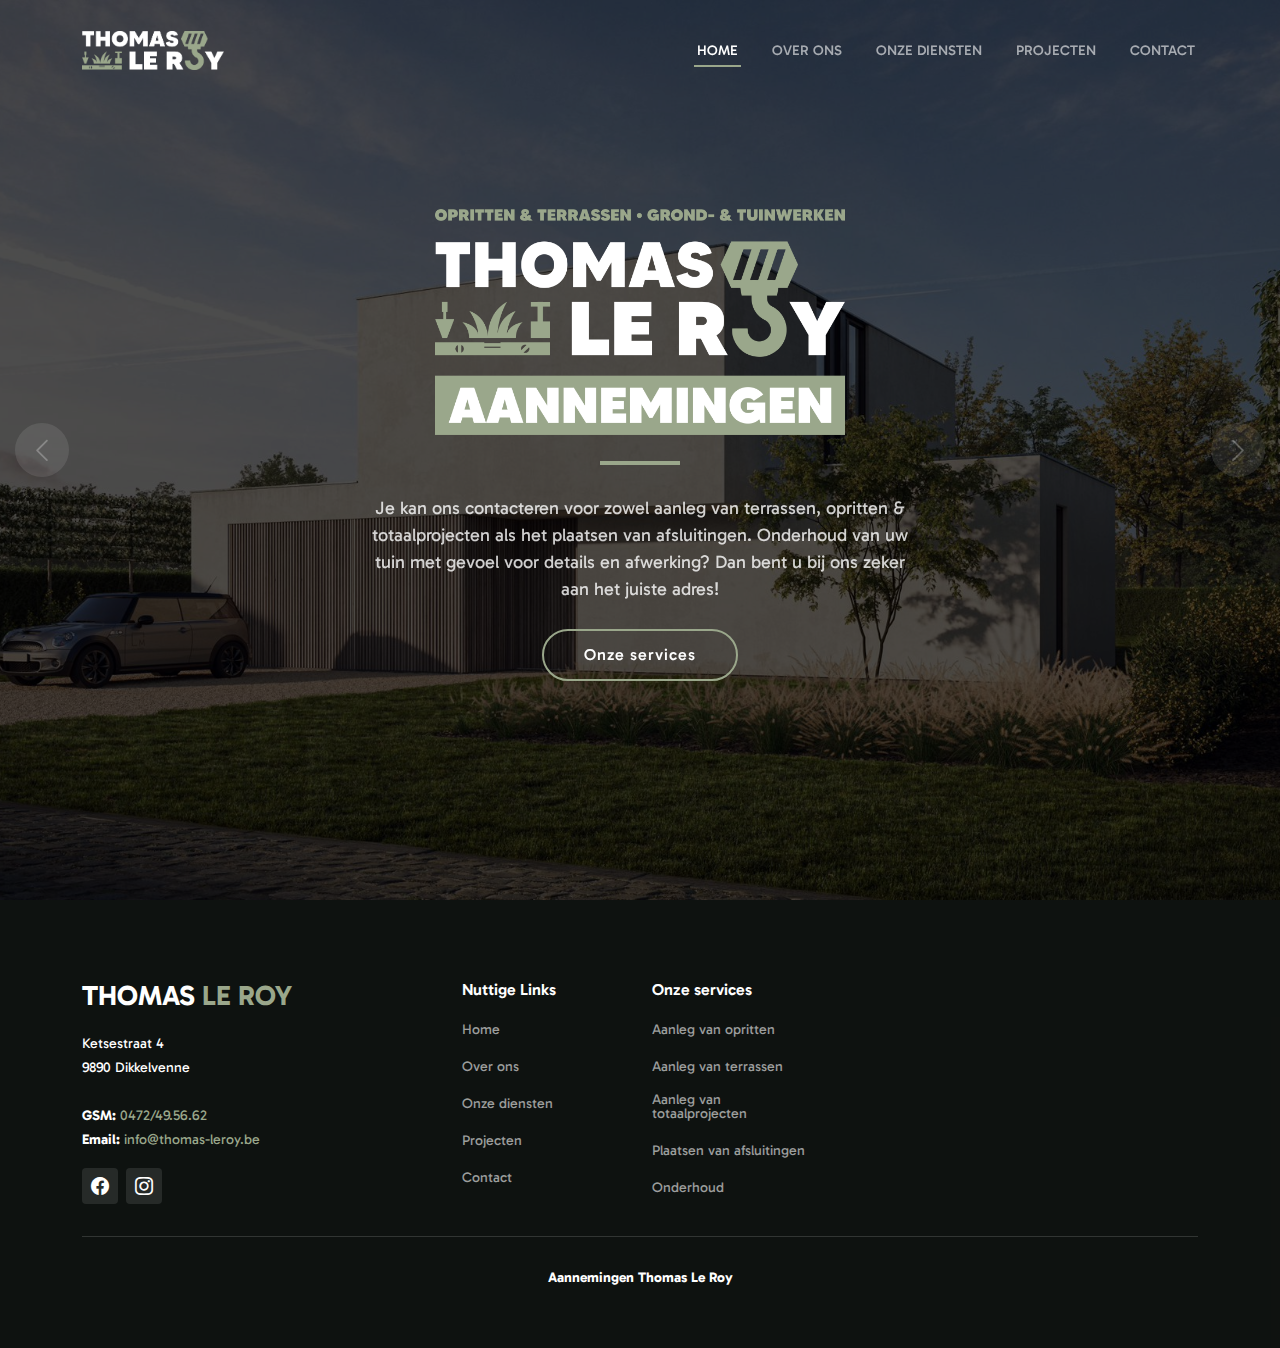
<file: index.html>
<!DOCTYPE html>
<html lang="en">
  <head>
    <meta charset="utf-8" />
    <meta content="width=device-width, initial-scale=1.0" name="viewport" />

    <title>Home | Steppe - Le Roy</title>
    <meta content="Home | Steppe - Le Roy" name="description" />
    <meta content="Home" name="keywords" />

    <!-- Favicons -->
    <link
      rel="apple-touch-icon"
      sizes="180x180"
      href="assets/img/apple-touch-icon.png"
    />
    <link
      rel="icon"
      type="image/png"
      sizes="32x32"
      href="assets/img/favicon-32x32.png"
    />
    <link
      rel="icon"
      type="image/png"
      sizes="16x16"
      href="assets/img/favicon-16x16.png"
    />
    <link rel="manifest" href="assets/img/site.webmanifest" />
    <link
      rel="mask-icon"
      href="assets/img/safari-pinned-tab.svg"
      color="#9aa78b"
    />
    <link rel="shortcut icon" href="assets/img/favicon.ico" />
    <meta name="apple-mobile-web-app-title" content="Steppe - Le Roy" />
    <meta name="application-name" content="Steppe - Le Roy" />
    <meta name="msapplication-TileColor" content="#495c51" />
    <meta name="msapplication-config" content="assets/img/browserconfig.xml" />
    <meta name="theme-color" content="#9aa78b" />

    <!-- Google Fonts -->
    <link rel="preconnect" href="https://fonts.googleapis.com" />
    <link rel="preconnect" href="https://fonts.gstatic.com" crossorigin />
    <link
      href="https://fonts.googleapis.com/css2?family=Gabarito:ital,wght@0,300;0,400;0,500;0,600;0,700;1,300;1,400;1,500;1,600;1,700&family=Open+Sans:ital,wght@0,300;0,400;0,500;0,600;0,700;1,300;1,400;1,600;1,700&family=Roboto:ital,wght@0,300;0,400;0,500;0,600;0,700;1,300;1,400;1,500;1,600;1,700&family=Work+Sans:ital,wght@0,300;0,400;0,500;0,600;0,700;1,300;1,400;1,500;1,600;1,700&display=swap"
      rel="stylesheet"
    />

    <!-- Vendor CSS Files -->

    <link
      href="assets/vendor/bootstrap/css/bootstrap.min.css"
      rel="stylesheet"
    />
    <link
      href="assets/vendor/bootstrap-icons/bootstrap-icons.css"
      rel="stylesheet"
    />
    <link
      href="assets/vendor/fontawesome-free/css/all.min.css"
      rel="stylesheet"
    />
    <link href="assets/vendor/aos/aos.css" rel="stylesheet" />
    <link
      href="assets/vendor/glightbox/css/glightbox.min.css"
      rel="stylesheet"
    />
    <link href="assets/vendor/swiper/swiper-bundle.min.css" rel="stylesheet" />

    <!-- Template Main CSS File -->
    <link href="assets/css/main.css" rel="stylesheet" />
    <!-- Google Tag Manager -->
    <script>
      (function (w, d, s, l, i) {
        w[l] = w[l] || [];
        w[l].push({ "gtm.start": new Date().getTime(), event: "gtm.js" });
        var f = d.getElementsByTagName(s)[0],
          j = d.createElement(s),
          dl = l != "dataLayer" ? "&l=" + l : "";
        j.async = true;
        j.src = "https://www.googletagmanager.com/gtm.js?id=" + i + dl;
        f.parentNode.insertBefore(j, f);
      })(window, document, "script", "dataLayer", "GTM-PSMDXRRN");
    </script>
    <!-- End Google Tag Manager -->
  </head>

  <body>
    <!-- Google Tag Manager (noscript) -->
    <noscript
      ><iframe
        src="https://www.googletagmanager.com/ns.html?id=GTM-PSMDXRRN"
        height="0"
        width="0"
        style="display: none; visibility: hidden"
      ></iframe
    ></noscript>
    <!-- End Google Tag Manager (noscript) -->

    <!-- ======= Header ======= -->
    <header id="header" class="header d-flex align-items-center">
      <div
        class="container-fluid container-xl d-flex align-items-center justify-content-between"
      >
        <a href="index.html" class="logo d-flex align-items-center">
          <img src="assets/img/logo-nav.png" alt="" />
        </a>

        <i class="mobile-nav-toggle mobile-nav-show bi bi-list"></i>
        <i class="mobile-nav-toggle mobile-nav-hide d-none bi bi-x"></i>
        <nav id="navbar" class="navbar">
          <ul>
            <li><a href="index.html" class="active">Home</a></li>
            <li><a href="about.html">Over ons</a></li>
            <li><a href="services.html">Onze diensten</a></li>
            <li><a href="projects.html">Projecten</a></li>
            <li><a href="contact.html">Contact</a></li>
          </ul>
        </nav>
        <!-- .navbar -->
      </div>
    </header>
    <!-- End Header -->

    <!-- ======= Hero Section ======= -->
    <section id="hero" class="hero">
      <div class="info d-flex align-items-center">
        <div class="container">
          <div class="row justify-content-center">
            <div class="col-lg-6 text-center">
              <h2 data-aos="fade-down">
                <img class="homelogo" src="assets/img/logo.png" alt="" />
                <div class="sloganshow">
                  Thomas Le Roy<br />
                  <div class="slogan">Meesters in Buitenvormgeving</div>
                </div>
              </h2>
              <p data-aos="fade-up">
                Je kan ons contacteren voor zowel aanleg van terrassen, opritten
                & totaalprojecten als het plaatsen van afsluitingen. Onderhoud
                van uw tuin met gevoel voor details en afwerking? Dan bent u bij
                ons zeker aan het juiste adres!
              </p>
              <a
                data-aos="fade-up"
                data-aos-delay="200"
                href="services.html"
                class="btn-get-started"
                >Onze services</a
              >
            </div>
          </div>
        </div>
      </div>

      <div
        id="hero-carousel"
        class="carousel slide"
        data-bs-ride="carousel"
        data-bs-interval="5000"
      >
        <div
          class="carousel-item active"
          style="
            background-image: url(assets/img/hero-carousel/hero-carousel-1.jpg);
          "
        ></div>
        <div
          class="carousel-item"
          style="
            background-image: url(assets/img/hero-carousel/hero-carousel-2.jpg);
          "
        ></div>
        <div
          class="carousel-item"
          style="
            background-image: url(assets/img/hero-carousel/hero-carousel-3.jpg);
          "
        ></div>
        <div
          class="carousel-item"
          style="
            background-image: url(assets/img/hero-carousel/hero-carousel-4.jpg);
          "
        ></div>
        <div
          class="carousel-item"
          style="
            background-image: url(assets/img/hero-carousel/hero-carousel-5.jpg);
          "
        ></div>
        <a
          class="carousel-control-prev"
          href="#hero-carousel"
          role="button"
          data-bs-slide="prev"
        >
          <span
            class="carousel-control-prev-icon bi bi-chevron-left"
            aria-hidden="true"
          ></span>
        </a>

        <a
          class="carousel-control-next"
          href="#hero-carousel"
          role="button"
          data-bs-slide="next"
        >
          <span
            class="carousel-control-next-icon bi bi-chevron-right"
            aria-hidden="true"
          ></span>
        </a>
      </div>
    </section>
    <!-- End Hero Section -->

    <!-- ======= Footer ======= -->
    <footer id="footer" class="footer">
      <div class="footer-content position-relative">
        <div class="container">
          <div class="row">
            <div class="col-lg-4 col-md-6">
              <div class="footer-info">
                <h3>THOMAS <span>LE ROY</span></h3>
                <p>
                  Ketsestraat 4<br />
                  9890 Dikkelvenne<br /><br />
                  <strong>GSM:</strong>
                  <a href="tel:+32472495662">0472/49.56.62</a><br />
                  <strong>Email:</strong>
                  <a href="mailto:info@thomas-leroy.be">info@thomas-leroy.be</a
                  ><br />
                </p>
                <div class="social-links d-flex mt-3">
                  <a
                    href="https://www.facebook.com/AannemingenSteppeLeRoy"
                    class="d-flex align-items-center justify-content-center"
                    ><i class="bi bi-facebook"></i
                  ></a>
                  <a
                    href="https://www.instagram.com/thomas_leroy_aannemingen/"
                    class="d-flex align-items-center justify-content-center"
                    ><i class="bi bi-instagram"></i
                  ></a>
                </div>
              </div>
            </div>
            <!-- End footer info column-->

            <div class="col-lg-2 col-md-3 footer-links">
              <h4>Nuttige Links</h4>
              <ul>
                <li><a href="index.html">Home</a></li>
                <li><a href="about.html">Over ons</a></li>
                <li><a href="services.html">Onze diensten</a></li>
                <li><a href="projects.html">Projecten</a></li>
                <li><a href="contact.html">Contact</a></li>
              </ul>
            </div>
            <!-- End footer links column-->

            <div class="col-lg-2 col-md-3 footer-links">
              <h4>Onze services</h4>
              <ul>
                <li>
                  <a href="services.html">Aanleg van opritten</a>
                </li>
                <li><a href="services.html">Aanleg van terrassen</a></li>
                <li><a href="services.html">Aanleg van totaalprojecten</a></li>
                <li><a href="services.html">Plaatsen van afsluitingen</a></li>
                <li><a href="services.html">Onderhoud</a></li>
              </ul>
            </div>
          </div>
        </div>
      </div>

      <div class="footer-legal text-center position-relative">
        <div class="container">
          <div class="copyright">
            <strong><span>Aannemingen Thomas Le Roy</span></strong>
          </div>
        </div>
      </div>
    </footer>
    <!-- End Footer -->

    <a
      href="#"
      class="scroll-top d-flex align-items-center justify-content-center"
      ><i class="bi bi-arrow-up-short"></i
    ></a>

    <div id="preloader"></div>

    <!-- Vendor JS Files -->
    <script src="assets/vendor/bootstrap/js/bootstrap.bundle.min.js"></script>
    <script src="assets/vendor/aos/aos.js"></script>
    <script src="assets/vendor/glightbox/js/glightbox.min.js"></script>
    <script src="assets/vendor/isotope-layout/isotope.pkgd.min.js"></script>
    <script src="assets/vendor/swiper/swiper-bundle.min.js"></script>
    <script src="assets/vendor/purecounter/purecounter_vanilla.js"></script>
    <script src="assets/vendor/php-email-form/validate.js"></script>

    <!-- Template Main JS File -->
    <script src="assets/js/main.js"></script>
  </body>
</html>
</file>
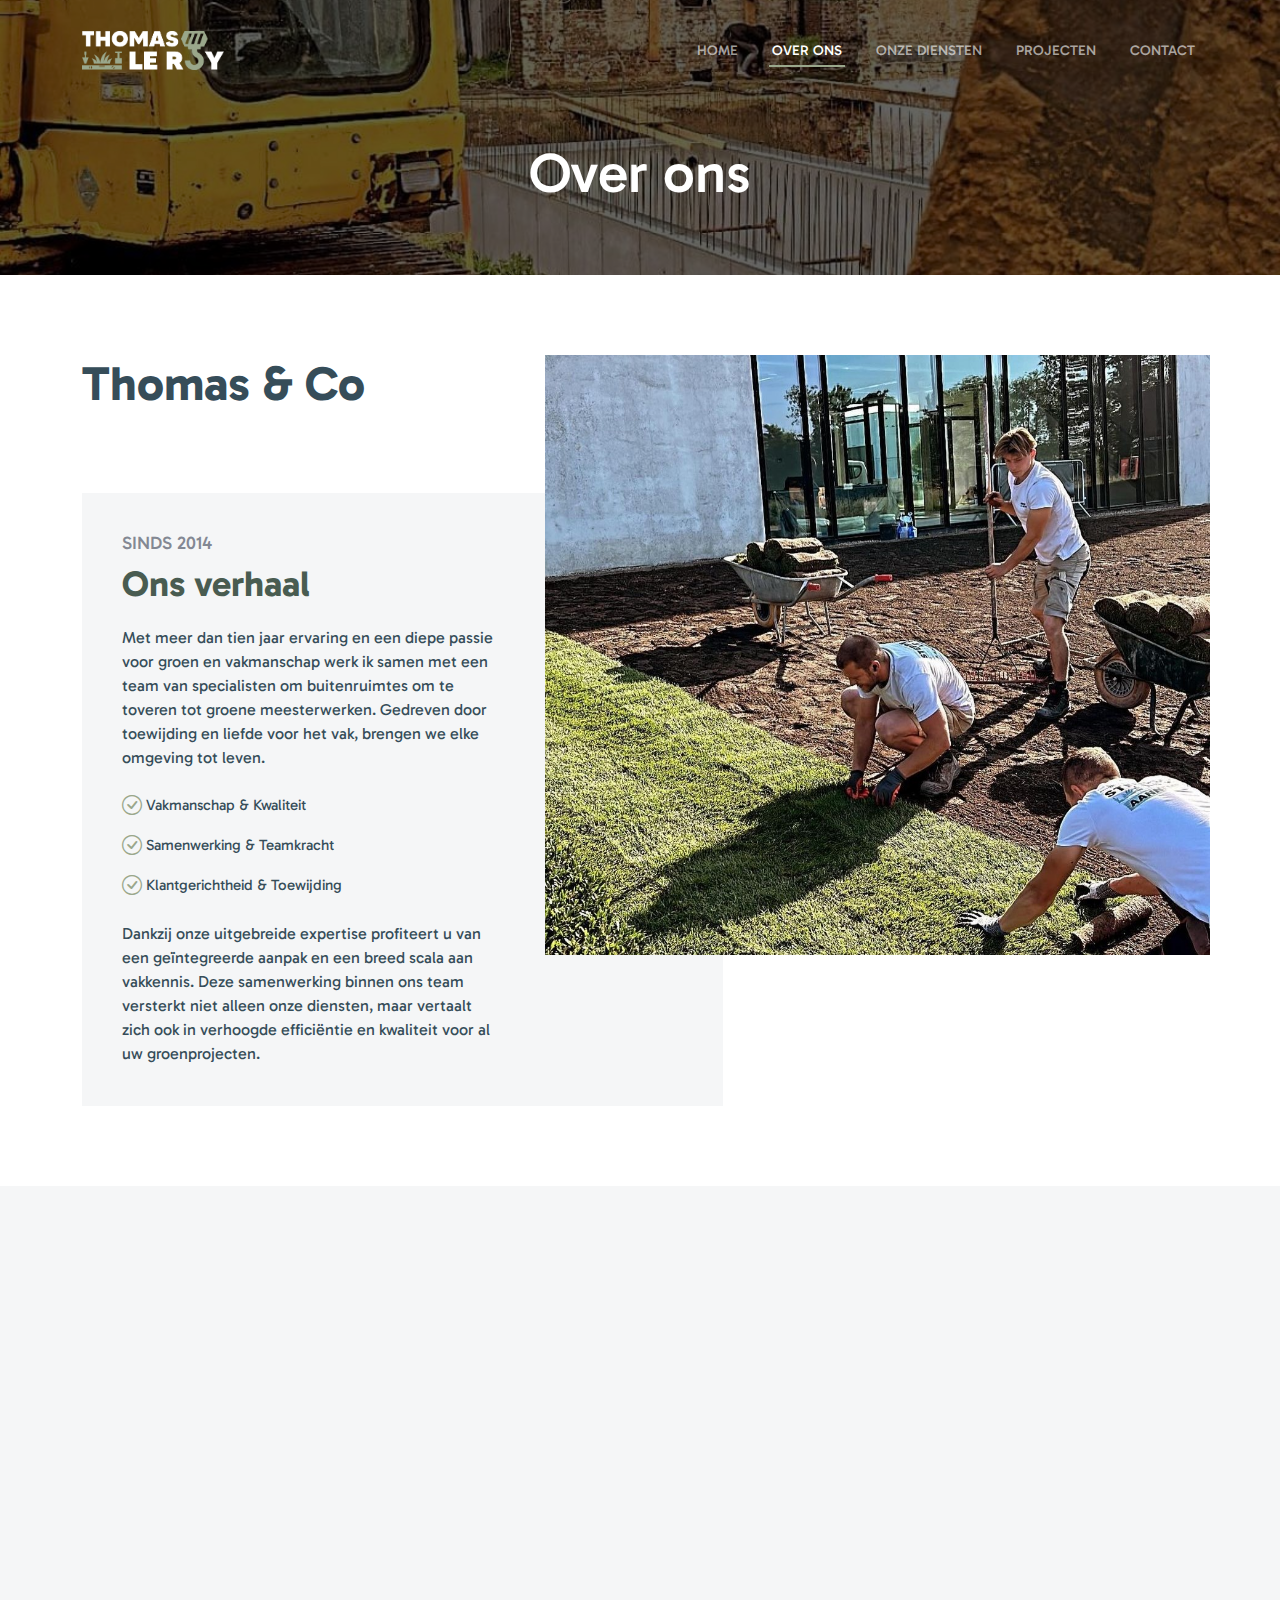
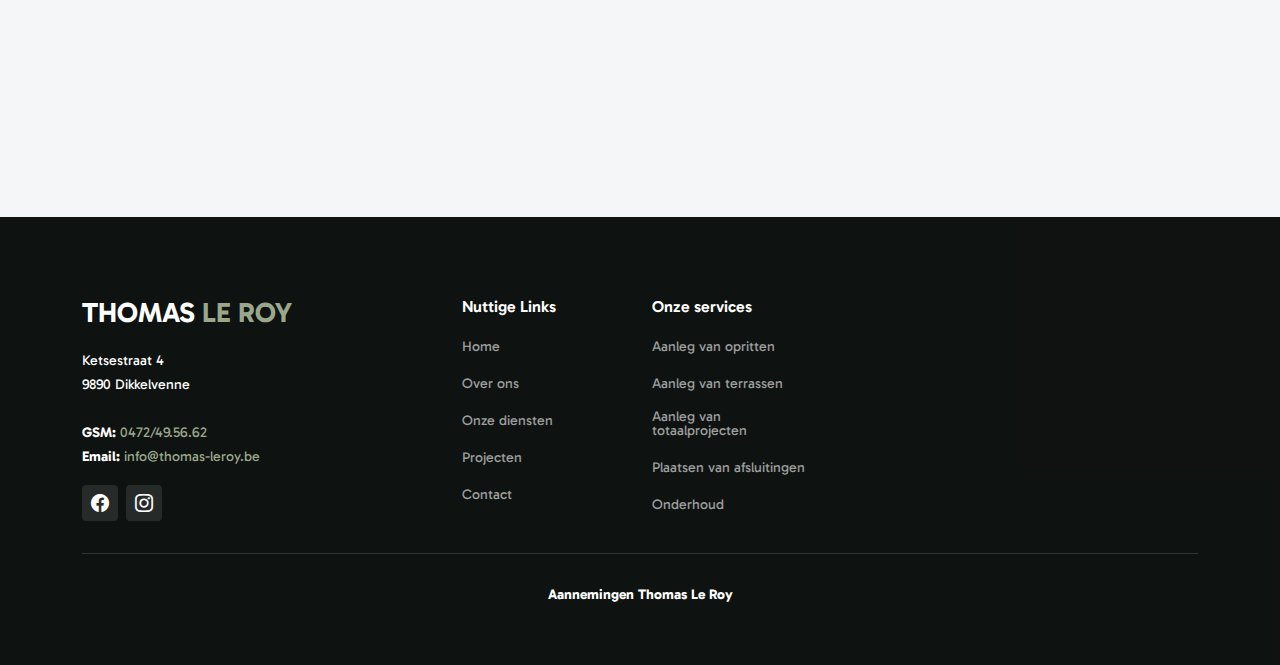
<file: about.html>
<!DOCTYPE html>
<html lang="en">
  <head>
    <meta charset="utf-8" />
    <meta content="width=device-width, initial-scale=1.0" name="viewport" />

    <title>Over ons | Thomas Le Roy</title>
    <meta content="Over ons | Thomas Le Roy" name="description" />
    <meta
      content="Le Roy, Thomas, Steppe, Mathieu, Aannemingen, Grondwerk, Oprit, Teras, hek, tuin, gavere, dikkelvenne"
      name="keywords"
    />

    <!-- Favicons -->
    <link
      rel="apple-touch-icon"
      sizes="180x180"
      href="assets/img/apple-touch-icon.png"
    />
    <link
      rel="icon"
      type="image/png"
      sizes="32x32"
      href="assets/img/favicon-32x32.png"
    />
    <link
      rel="icon"
      type="image/png"
      sizes="16x16"
      href="assets/img/favicon-16x16.png"
    />
    <link rel="manifest" href="assets/img/site.webmanifest" />
    <link
      rel="mask-icon"
      href="assets/img/safari-pinned-tab.svg"
      color="#9aa78b"
    />
    <link rel="shortcut icon" href="assets/img/favicon.ico" />
    <meta name="apple-mobile-web-app-title" content="Thomas Le Roy" />
    <meta name="application-name" content="Thomas Le Roy" />
    <meta name="msapplication-TileColor" content="#495c51" />
    <meta name="msapplication-config" content="assets/img/browserconfig.xml" />
    <meta name="theme-color" content="#9aa78b" />

    <!-- Google Fonts -->
    <link rel="preconnect" href="https://fonts.googleapis.com" />
    <link rel="preconnect" href="https://fonts.gstatic.com" crossorigin />
    <link
      href="https://fonts.googleapis.com/css2?family=Gabarito:ital,wght@0,300;0,400;0,500;0,600;0,700;1,300;1,400;1,500;1,600;1,700&family=Open+Sans:ital,wght@0,300;0,400;0,500;0,600;0,700;1,300;1,400;1,600;1,700&family=Roboto:ital,wght@0,300;0,400;0,500;0,600;0,700;1,300;1,400;1,500;1,600;1,700&family=Work+Sans:ital,wght@0,300;0,400;0,500;0,600;0,700;1,300;1,400;1,500;1,600;1,700&display=swap"
      rel="stylesheet"
    />

    <!-- Vendor CSS Files -->
    <link
      href="assets/vendor/bootstrap/css/bootstrap.min.css"
      rel="stylesheet"
    />
    <link
      href="assets/vendor/bootstrap-icons/bootstrap-icons.css"
      rel="stylesheet"
    />
    <link
      href="assets/vendor/fontawesome-free/css/all.min.css"
      rel="stylesheet"
    />
    <link href="assets/vendor/aos/aos.css" rel="stylesheet" />
    <link
      href="assets/vendor/glightbox/css/glightbox.min.css"
      rel="stylesheet"
    />
    <link href="assets/vendor/swiper/swiper-bundle.min.css" rel="stylesheet" />

    <!-- Template Main CSS File -->
    <link href="assets/css/main.css" rel="stylesheet" />
    <!-- Google Tag Manager -->
    <script>
      (function (w, d, s, l, i) {
        w[l] = w[l] || [];
        w[l].push({ "gtm.start": new Date().getTime(), event: "gtm.js" });
        var f = d.getElementsByTagName(s)[0],
          j = d.createElement(s),
          dl = l != "dataLayer" ? "&l=" + l : "";
        j.async = true;
        j.src = "https://www.googletagmanager.com/gtm.js?id=" + i + dl;
        f.parentNode.insertBefore(j, f);
      })(window, document, "script", "dataLayer", "GTM-PSMDXRRN");
    </script>
    <!-- End Google Tag Manager -->
  </head>

  <body>
    <!-- Google Tag Manager (noscript) -->
    <noscript
      ><iframe
        src="https://www.googletagmanager.com/ns.html?id=GTM-PSMDXRRN"
        height="0"
        width="0"
        style="display: none; visibility: hidden"
      ></iframe
    ></noscript>
    <!-- End Google Tag Manager (noscript) -->
    <!-- ======= Header ======= -->
    <header id="header" class="header d-flex align-items-center">
      <div
        class="container-fluid container-xl d-flex align-items-center justify-content-between"
      >
        <a href="index.html" class="logo d-flex align-items-center">
          <img src="assets/img/logo-nav.png" alt="" />
        </a>

        <i class="mobile-nav-toggle mobile-nav-show bi bi-list"></i>
        <i class="mobile-nav-toggle mobile-nav-hide d-none bi bi-x"></i>
        <nav id="navbar" class="navbar">
          <ul>
            <li><a href="index.html">Home</a></li>
            <li><a href="about.html" class="active">Over ons</a></li>
            <li><a href="services.html">Onze diensten</a></li>
            <li><a href="projects.html">Projecten</a></li>
            <li><a href="contact.html">Contact</a></li>
          </ul>
        </nav>
        <!-- .navbar -->
      </div>
    </header>
    <!-- End Header -->

    <main id="main">
      <!-- ======= Breadcrumbs ======= -->
      <div
        class="breadcrumbs d-flex align-items-center"
        style="background-image: url('assets/img/breadcrumbs-bg.jpg')"
      >
        <div
          class="container position-relative d-flex flex-column align-items-center"
          data-aos="fade"
        >
          <h2>Over ons</h2>
        </div>
      </div>
      <!-- End Breadcrumbs -->

      <!-- ======= About Section ======= -->
      <section id="about" class="about">
        <div class="container" data-aos="fade-up">
          <div class="row position-relative">
            <div class="col-lg-7">
              <h2 class="abouttitle">Thomas & Co</h2>
              <div class="our-story">
                <h4>Sinds 2014</h4>
                <h3>Ons verhaal</h3>
                <p>
                  Met meer dan tien jaar ervaring en een diepe passie voor groen
                  en vakmanschap werk ik samen met een team van specialisten om
                  buitenruimtes om te toveren tot groene meesterwerken. Gedreven
                  door toewijding en liefde voor het vak, brengen we elke
                  omgeving tot leven.
                </p>
                <ul>
                  <li>
                    <i class="bi bi-check-circle"></i>
                    <span>Vakmanschap & Kwaliteit</span>
                  </li>
                  <li>
                    <i class="bi bi-check-circle"></i>
                    <span>Samenwerking & Teamkracht</span>
                  </li>
                  <li>
                    <i class="bi bi-check-circle"></i>
                    <span>Klantgerichtheid & Toewijding</span>
                  </li>
                </ul>
                <p>
                  Dankzij onze uitgebreide expertise profiteert u van een
                  geïntegreerde aanpak en een breed scala aan vakkennis. Deze
                  samenwerking binnen ons team versterkt niet alleen onze
                  diensten, maar vertaalt zich ook in verhoogde efficiëntie en
                  kwaliteit voor al uw groenprojecten.
                </p>
              </div>
            </div>
            <div
              class="col-lg-7 about-img"
              style="background-image: url(assets/img/about.jpg)"
            ></div>
          </div>
        </div>
      </section>
      <!-- End About Section -->

      <!-- ======= Our Team Section ======= -->
      <section id="team" class="team section-bg">
        <div class="container" data-aos="fade-up">
          <div class="section-header">
            <h2>Ons team</h2>
            <p>
              Wij vormen een dynamisch team en verwelkomen graag nieuwe
              enthousiastelingen om zich bij ons aan te sluiten.
            </p>
          </div>

          <div class="row gy-5">
            <div
              class="col-lg-4 col-md-6 member"
              data-aos="fade-up"
              data-aos-delay="100"
            >
              <div class="member-img">
                <img
                  src="assets/img/team/team-1.jpg"
                  class="img-fluid"
                  alt="Thomas"
                />
              </div>
              <div class="member-info text-center">
                <h4>Thomas Le Roy</h4>
                <span>Zaakvoerder</span>
                <p><a href="tel:+32472495662">0472/49.56.62</a></p>
              </div>
            </div>
            <!-- End Team Member -->

            <!-- <div
              class="col-lg-4 col-md-6 member"
              data-aos="fade-up"
              data-aos-delay="200"
            >
              <div class="member-img">
                <img
                  src="assets/img/team/team-2.jpg"
                  class="img-fluid"
                  alt="Mathieu"
                />
              </div>
              <div class="member-info text-center">
                <h4>Mathieu Steppe</h4>
                <span>Zaakvoerder</span>
                <p><a href="tel:+32476373680">0476/37.36.80</a></p>
              </div>
            </div> -->
            <!-- End Team Member -->

            <div
              class="col-lg-4 col-md-6 member"
              data-aos="fade-up"
              data-aos-delay="300"
            >
              <div class="member-img">
                <img
                  src="assets/img/team/team-3.jpg"
                  class="img-fluid"
                  alt=""
                />
              </div>
              <div class="member-info text-center">
                <h4>Lowie Van Renterghem</h4>
                <span>Administratief bediende</span>
                <p>
                  <a href="mailto:info@thomas-leroy.be">info@thomas-leroy.be</a>
                </p>
              </div>
            </div>
            <!-- End Team Member -->
          </div>
        </div>
      </section>
      <!-- End Our Team Section -->
    </main>
    <!-- End #main -->

    <!-- ======= Footer ======= -->
    <footer id="footer" class="footer">
      <div class="footer-content position-relative">
        <div class="container">
          <div class="row">
            <div class="col-lg-4 col-md-6">
              <div class="footer-info">
                <h3>THOMAS <span>LE ROY</span></h3>
                <p>
                  Ketsestraat 4<br />
                  9890 Dikkelvenne<br /><br />
                  <strong>GSM:</strong>
                  <a href="tel:+32472495662">0472/49.56.62</a><br />
                  <strong>Email:</strong>
                  <a href="mailto:info@thomas-leroy.be">info@thomas-leroy.be</a
                  ><br />
                </p>
                <div class="social-links d-flex mt-3">
                  <a
                    href="https://www.facebook.com/AannemingenSteppeLeRoy"
                    class="d-flex align-items-center justify-content-center"
                    ><i class="bi bi-facebook"></i
                  ></a>
                  <a
                    href="https://www.instagram.com/thomas_leroy_aannemingen/"
                    class="d-flex align-items-center justify-content-center"
                    ><i class="bi bi-instagram"></i
                  ></a>
                </div>
              </div>
            </div>
            <!-- End footer info column-->

            <div class="col-lg-2 col-md-3 footer-links">
              <h4>Nuttige Links</h4>
              <ul>
                <li><a href="index.html">Home</a></li>
                <li><a href="about.html">Over ons</a></li>
                <li><a href="services.html">Onze diensten</a></li>
                <li><a href="projects.html">Projecten</a></li>
                <li><a href="contact.html">Contact</a></li>
              </ul>
            </div>
            <!-- End footer links column-->

            <div class="col-lg-2 col-md-3 footer-links">
              <h4>Onze services</h4>
              <ul>
                <li>
                  <a href="services.html">Aanleg van opritten</a>
                </li>
                <li><a href="services.html">Aanleg van terrassen</a></li>
                <li><a href="services.html">Aanleg van totaalprojecten</a></li>
                <li><a href="services.html">Plaatsen van afsluitingen</a></li>
                <li><a href="services.html">Onderhoud</a></li>
              </ul>
            </div>
            <!-- End footer links column-->
          </div>
        </div>
      </div>

      <div class="footer-legal text-center position-relative">
        <div class="container">
          <div class="copyright">
            <strong><span>Aannemingen Thomas Le Roy</span></strong>
          </div>
        </div>
      </div>
    </footer>
    <!-- End Footer -->

    <a
      href="#"
      class="scroll-top d-flex align-items-center justify-content-center"
      ><i class="bi bi-arrow-up-short"></i
    ></a>

    <div id="preloader"></div>

    <!-- Vendor JS Files -->
    <script src="assets/vendor/bootstrap/js/bootstrap.bundle.min.js"></script>
    <script src="assets/vendor/aos/aos.js"></script>
    <script src="assets/vendor/glightbox/js/glightbox.min.js"></script>
    <script src="assets/vendor/isotope-layout/isotope.pkgd.min.js"></script>
    <script src="assets/vendor/swiper/swiper-bundle.min.js"></script>
    <script src="assets/vendor/purecounter/purecounter_vanilla.js"></script>
    <script src="assets/vendor/php-email-form/validate.js"></script>

    <!-- Template Main JS File -->
    <script src="assets/js/main.js"></script>
  </body>
</html>
</file>
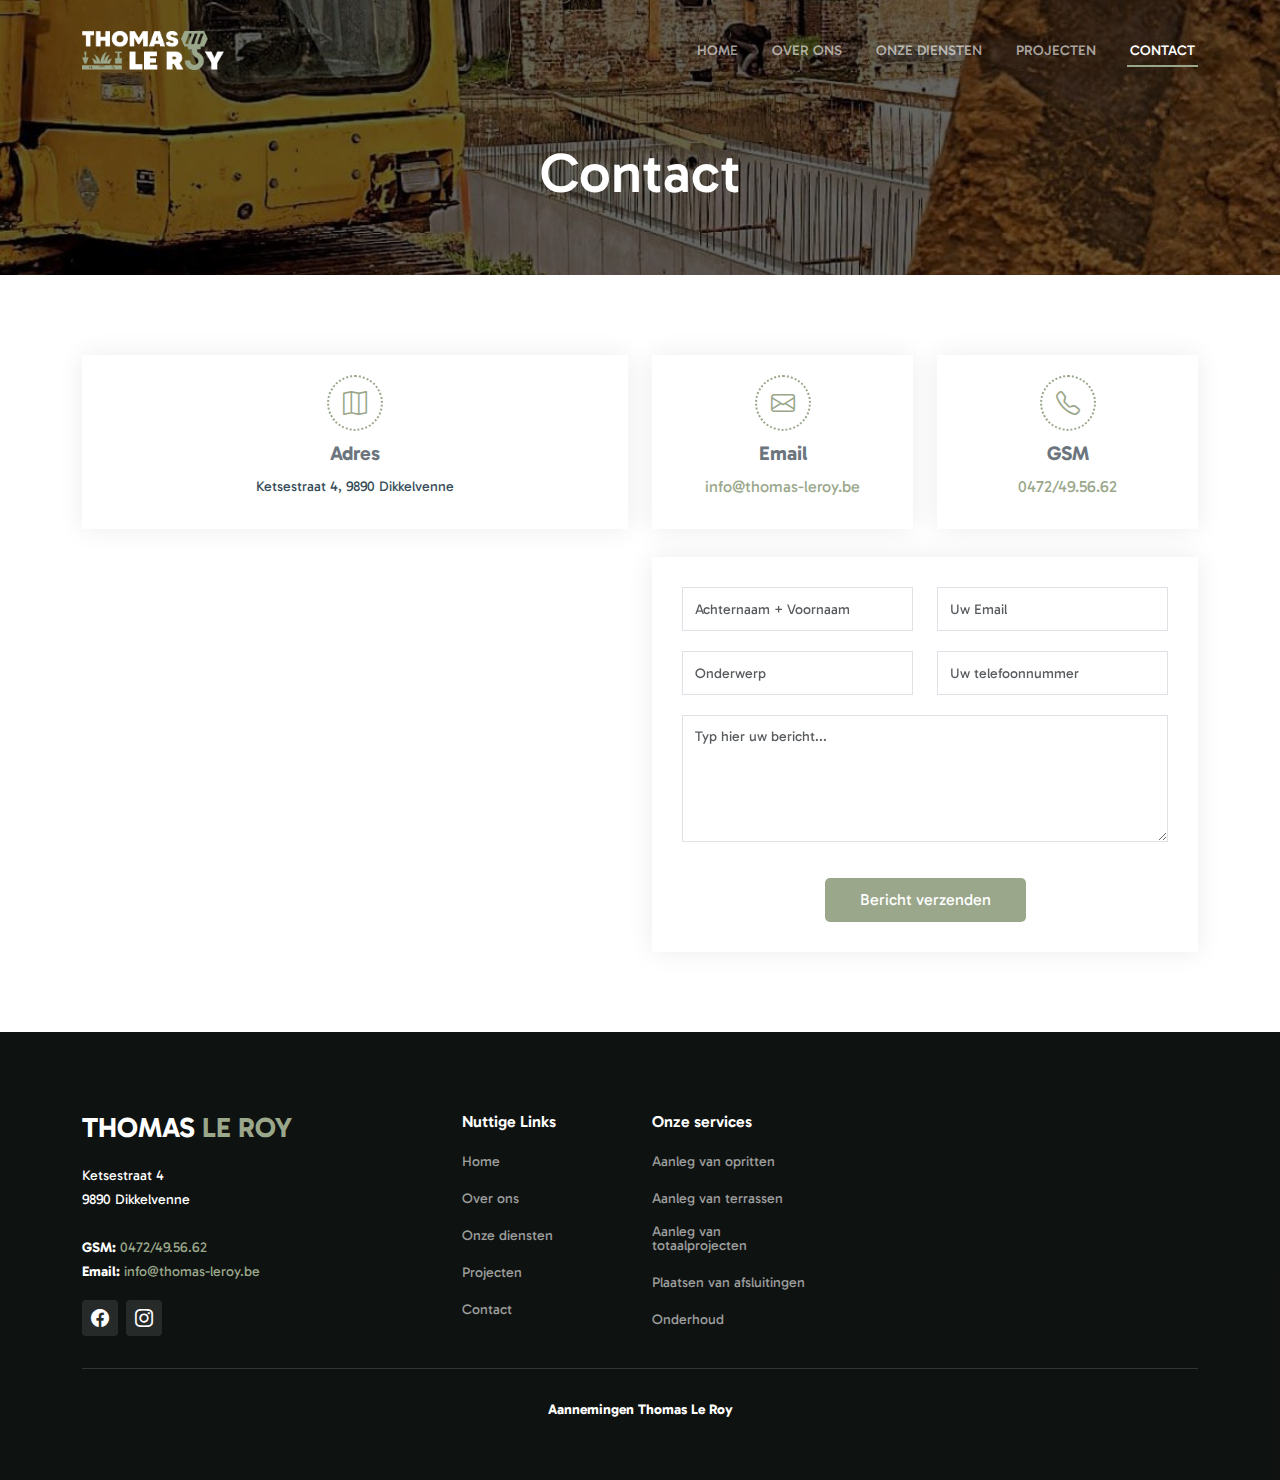
<file: contact.html>
<!DOCTYPE html>
<html lang="en">
  <head>
    <meta charset="utf-8" />
    <meta content="width=device-width, initial-scale=1.0" name="viewport" />

    <title>Contact | Thomas Le Roy</title>
    <meta content="Contact | Thomas Le Roy" name="description" />
    <meta content="" name="keywords" />

    <!-- Favicons -->
    <link rel="apple-touch-icon" sizes="180x180" href="assets/img/apple-touch-icon.png">
    <link rel="icon" type="image/png" sizes="32x32" href="assets/img/favicon-32x32.png">
    <link rel="icon" type="image/png" sizes="16x16" href="assets/img/favicon-16x16.png">
    <link rel="manifest" href="assets/img/site.webmanifest">
    <link rel="mask-icon" href="assets/img/safari-pinned-tab.svg" color="#9aa78b">
    <link rel="shortcut icon" href="assets/img/favicon.ico">
    <meta name="apple-mobile-web-app-title" content="Thomas Le Roy">
    <meta name="application-name" content="Thomas Le Roy">
    <meta name="msapplication-TileColor" content="#495c51">
    <meta name="msapplication-config" content="assets/img/browserconfig.xml">
    <meta name="theme-color" content="#9aa78b">

    <!-- Google Fonts -->
    <link rel="preconnect" href="https://fonts.googleapis.com" />
    <link rel="preconnect" href="https://fonts.gstatic.com" crossorigin />
    <link
      href="https://fonts.googleapis.com/css2?family=Gabarito:ital,wght@0,300;0,400;0,500;0,600;0,700;1,300;1,400;1,500;1,600;1,700&family=Open+Sans:ital,wght@0,300;0,400;0,500;0,600;0,700;1,300;1,400;1,600;1,700&family=Roboto:ital,wght@0,300;0,400;0,500;0,600;0,700;1,300;1,400;1,500;1,600;1,700&family=Work+Sans:ital,wght@0,300;0,400;0,500;0,600;0,700;1,300;1,400;1,500;1,600;1,700&display=swap"
      rel="stylesheet"
    />

    <!-- Vendor CSS Files -->
    <link
      href="assets/vendor/bootstrap/css/bootstrap.min.css"
      rel="stylesheet"
    />
    <link
      href="assets/vendor/bootstrap-icons/bootstrap-icons.css"
      rel="stylesheet"
    />
    <link
      href="assets/vendor/fontawesome-free/css/all.min.css"
      rel="stylesheet"
    />
    <link href="assets/vendor/aos/aos.css" rel="stylesheet" />
    <link
      href="assets/vendor/glightbox/css/glightbox.min.css"
      rel="stylesheet"
    />
    <link href="assets/vendor/swiper/swiper-bundle.min.css" rel="stylesheet" />

    <!-- Template Main CSS File -->
    <link href="assets/css/main.css" rel="stylesheet" />

    <!-- Google Tag Manager -->
    <script>
      (function (w, d, s, l, i) {
        w[l] = w[l] || [];
        w[l].push({ "gtm.start": new Date().getTime(), event: "gtm.js" });
        var f = d.getElementsByTagName(s)[0],
          j = d.createElement(s),
          dl = l != "dataLayer" ? "&l=" + l : "";
        j.async = true;
        j.src = "https://www.googletagmanager.com/gtm.js?id=" + i + dl;
        f.parentNode.insertBefore(j, f);
      })(window, document, "script", "dataLayer", "GTM-PSMDXRRN");
    </script>
    <!-- End Google Tag Manager -->
  </head>

  <body>
    <!-- Google Tag Manager (noscript) -->
    <noscript
      ><iframe
        src="https://www.googletagmanager.com/ns.html?id=GTM-PSMDXRRN"
        height="0"
        width="0"
        style="display: none; visibility: hidden"
      ></iframe
    ></noscript>
    <!-- End Google Tag Manager (noscript) -->

  <!-- ======= Header ======= -->
  <header id="header" class="header d-flex align-items-center">
    <div
      class="container-fluid container-xl d-flex align-items-center justify-content-between"
    >
      <a href="index.html" class="logo d-flex align-items-center">
        <!-- Uncomment the line below if you also wish to use an image logo -->
        <img src="assets/img/logo-nav.png" alt="" />
      </a>

      <i class="mobile-nav-toggle mobile-nav-show bi bi-list"></i>
      <i class="mobile-nav-toggle mobile-nav-hide d-none bi bi-x"></i>
      <nav id="navbar" class="navbar">
        <ul>
          <li><a href="index.html" >Home</a></li>
          <li><a href="about.html">Over ons</a></li>
          <li><a href="services.html">Onze diensten</a></li>
          <li><a href="projects.html">Projecten</a></li>
          <li><a href="contact.html " class="active">Contact</a></li>
        </ul>
      </nav>
      <!-- .navbar -->
    </div>
  </header>
  </header><!-- End Header -->

  <main id="main">

    <!-- ======= Breadcrumbs ======= -->
    <div class="breadcrumbs d-flex align-items-center" style="background-image: url('assets/img/breadcrumbs-bg.jpg');">
      <div class="container position-relative d-flex flex-column align-items-center" data-aos="fade">

        <h2>Contact</h2>

      </div>
    </div><!-- End Breadcrumbs -->

    <!-- ======= Contact Section ======= -->
    <section id="contact" class="contact">
      <div class="container" data-aos="fade-up" data-aos-delay="100">

        <div class="row gy-4">
          <div class="col-lg-6">
            <div class="info-item  d-flex flex-column justify-content-center align-items-center">
              <i class="bi bi-map"></i>
              <h3>Adres</h3>
              <p>Ketsestraat 4, 9890 Dikkelvenne</p>
            </div>
          </div><!-- End Info Item -->

          <div class="col-lg-3 col-md-6">
            <div class="info-item d-flex flex-column justify-content-center align-items-center">
              <i class="bi bi-envelope"></i>
              <h3>Email</h3>
              <a href="mailto:info@thomas-leroy.be">info@thomas-leroy.be</a>
            </div>
          </div><!-- End Info Item -->

          <div class="col-lg-3 col-md-6">
            <div class="info-item  d-flex flex-column justify-content-center align-items-center">
              <i class="bi bi-telephone"></i>
              <h3>GSM</h3>
              <a href="tel:+32472495662">0472/49.56.62</a></p>
            </div>
          </div><!-- End Info Item -->

        </div>

        <div class="row gy-4 mt-1">

          <div class="col-lg-6 ">
            <iframe src="https://www.google.com/maps/embed?pb=!1m18!1m12!1m3!1d2515.351505916117!2d3.7188337876768545!3d50.91721438064936!2m3!1f0!2f0!3f0!3m2!1i1024!2i768!4f13.1!3m3!1m2!1s0x47c30b7dda96141f%3A0x3782442a13d0de39!2sKetsestraat%204%2C%209890%20Gavere!5e0!3m2!1snl!2sbe!4v1703015366490!5m2!1snl!2sbe" frameborder="0" style="border:0; width: 100%; height: 384px;" allowfullscreen></iframe>
          </div><!-- End Google Maps -->

          <div class="col-lg-6">
            <form action="https://usebasin.com/f/3f91fd9380a2" method="post" role="form" class="php-email-form">
              <div class="row gy-4">
                <div class="col-lg-6 form-group">
                  <input type="text" name="name" class="form-control" id="name" placeholder="Achternaam + Voornaam" required>
                </div>
                <div class="col-lg-6 form-group">
                  <input type="email" class="form-control" name="email" id="email" placeholder="Uw Email" required>
                </div>
              </div>
              <div class="row gy-4">
                <div class="col-lg-6 form-group">
                  <input type="text" class="form-control" name="subject" id="subject" placeholder="Onderwerp" required>
                </div>
                <div class="col-lg-6 form-group">
                  <input type="text" class="form-control" name="phone" id="phone" placeholder="Uw telefoonnummer" required>
                </div>
              </div>
              <div class="form-group">
                <textarea class="form-control" name="message" rows="5" placeholder="Typ hier uw bericht..." required></textarea>
              </div>
              <div class="my-3">
                <div class="loading">Loading</div>
                <div class="error-message"></div>
                <div class="sent-message">Uw bericht is verzonden. We proberen u zo snel mogelijk te antwoorden. Alvast bedankt voor uw geduld!</div>
              </div>
              <div class="text-center"><button type="submit">Bericht verzenden</button></div>
            </form>
          </div><!-- End Contact Form -->

        </div>

      </div>
    </section><!-- End Contact Section -->

  </main><!-- End #main -->

      <!-- ======= Footer ======= -->
      <footer id="footer" class="footer">
        <div class="footer-content position-relative">
          <div class="container">
            <div class="row">
              <div class="col-lg-4 col-md-6">
                <div class="footer-info">
                  <h3>THOMAS <span>LE ROY</span></h3>
                  <p>
                    Ketsestraat 4<br />
                    9890 Dikkelvenne<br /><br />
                    <strong>GSM:</strong>
                    <a href="tel:+32472495662">0472/49.56.62</a><br />
                    <strong>Email:</strong>
                    <a href="mailto:info@thomas-leroy.be">info@thomas-leroy.be</a
                    ><br />
                  </p>
                  <div class="social-links d-flex mt-3">
                    <a
                      href="https://www.facebook.com/AannemingenSteppeLeRoy"
                      class="d-flex align-items-center justify-content-center"
                      ><i class="bi bi-facebook"></i
                    ></a>
                    <a
                      href="https://www.instagram.com/thomas_leroy_aannemingen/"
                      class="d-flex align-items-center justify-content-center"
                      ><i class="bi bi-instagram"></i
                    ></a>
                  </div>
                </div>
              </div>
              <!-- End footer info column-->
  
              <div class="col-lg-2 col-md-3 footer-links">
                <h4>Nuttige Links</h4>
                <ul>
                  <li><a href="index.html">Home</a></li>
                  <li><a href="about.html">Over ons</a></li>
                  <li><a href="services.html">Onze diensten</a></li>
                <li><a href="projects.html">Projecten</a></li>
                  <li><a href="contact.html">Contact</a></li>
                </ul>
              </div>
              <!-- End footer links column-->
  
              <div class="col-lg-2 col-md-3 footer-links">
                <h4>Onze services</h4>
                <ul>
                  <li>
                    <a href="services.html">Aanleg van opritten</a>
                  </li>
                  <li><a href="services.html">Aanleg van terrassen</a></li>
                  <li><a href="services.html">Aanleg van totaalprojecten</a></li>
                  <li><a href="services.html">Plaatsen van afsluitingen</a></li>
                  <li><a href="services.html">Onderhoud</a></li>
                </ul>
              </div>
              <!-- End footer links column-->
            </div>
          </div>
        </div>
  
        <div class="footer-legal text-center position-relative">
          <div class="container">
            <div class="copyright">
              <strong><span>Aannemingen Thomas Le Roy</span></strong>
            </div>
          </div>
        </div>
      </footer>
      <!-- End Footer -->

  <a href="#" class="scroll-top d-flex align-items-center justify-content-center"><i class="bi bi-arrow-up-short"></i></a>

  <div id="preloader"></div>

  <!-- Vendor JS Files -->
  <script src="assets/vendor/bootstrap/js/bootstrap.bundle.min.js"></script>
  <script src="assets/vendor/aos/aos.js"></script>
  <script src="assets/vendor/glightbox/js/glightbox.min.js"></script>
  <script src="assets/vendor/isotope-layout/isotope.pkgd.min.js"></script>
  <script src="assets/vendor/swiper/swiper-bundle.min.js"></script>
  <script src="assets/vendor/purecounter/purecounter_vanilla.js"></script>
  <script src="assets/vendor/php-email-form/validate.js"></script>

  <!-- Template Main JS File -->
  <script src="assets/js/main.js"></script>

</body>

</html>
</file>
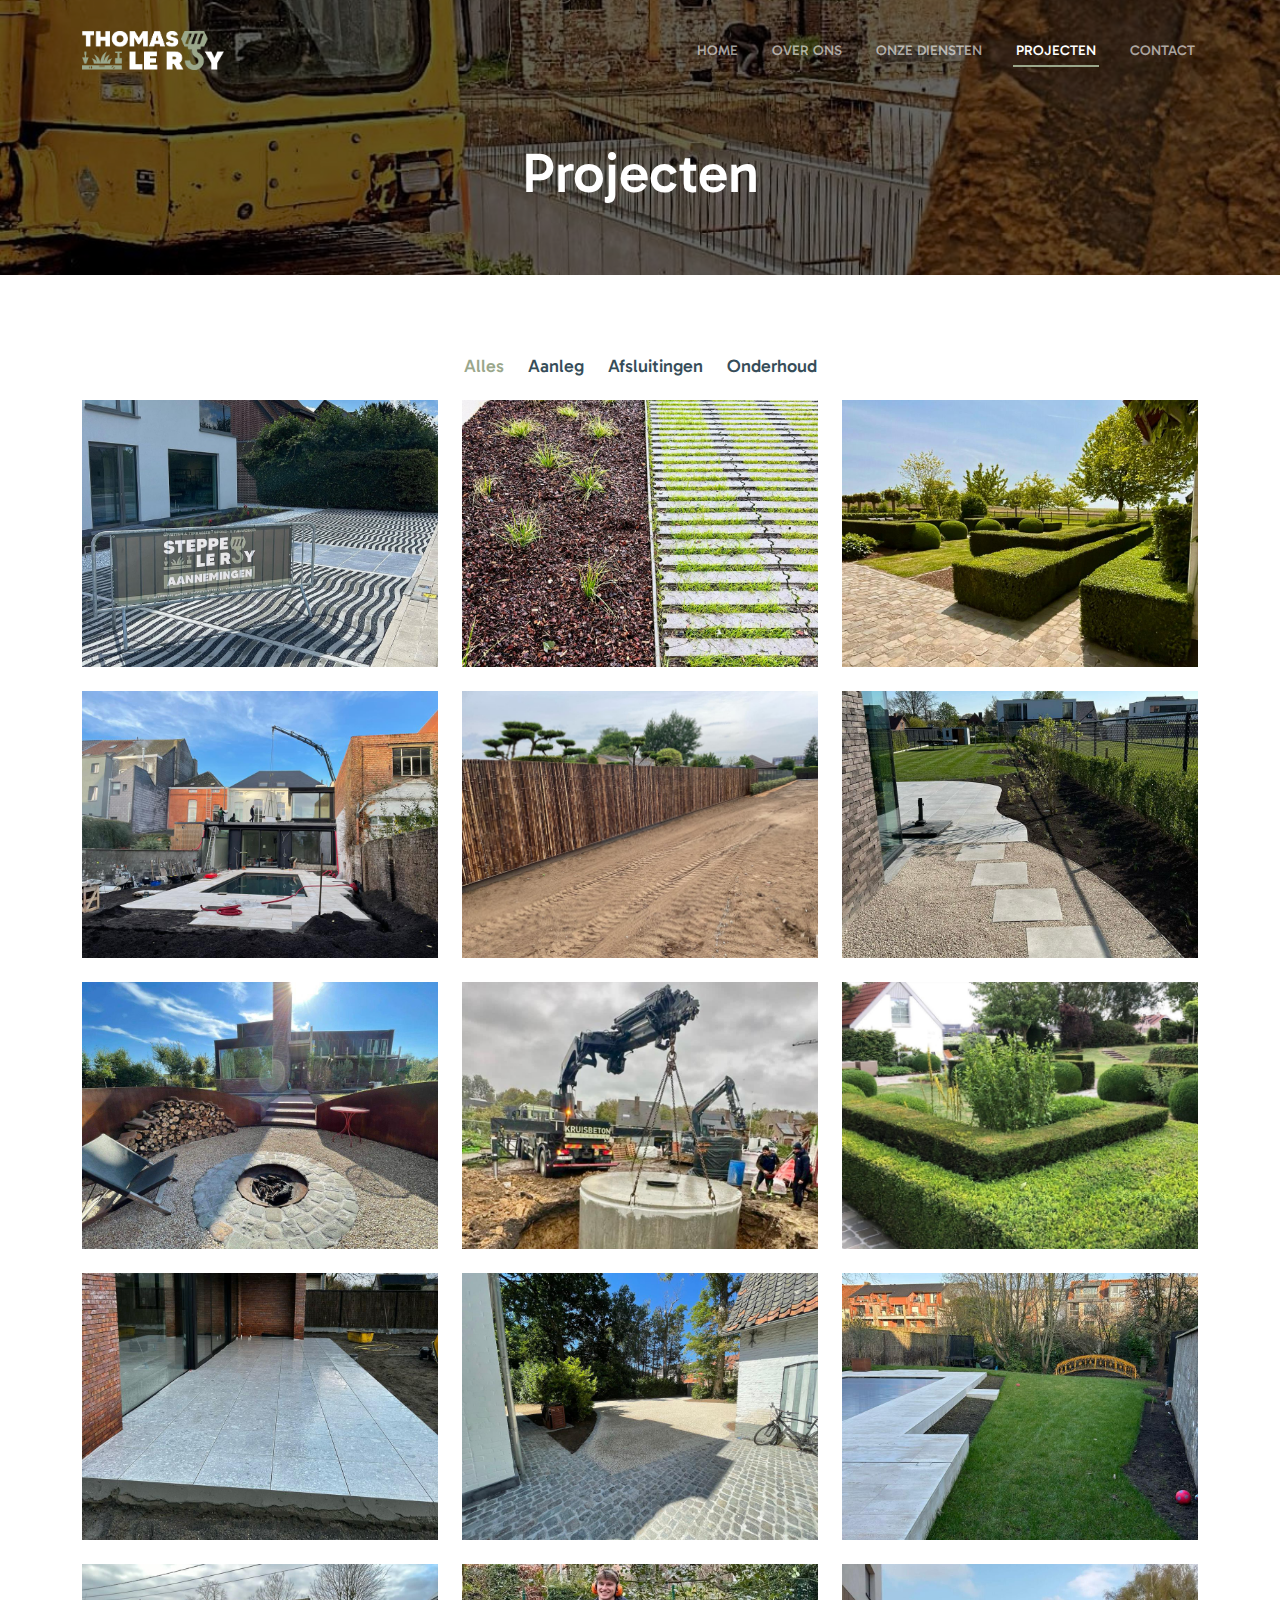
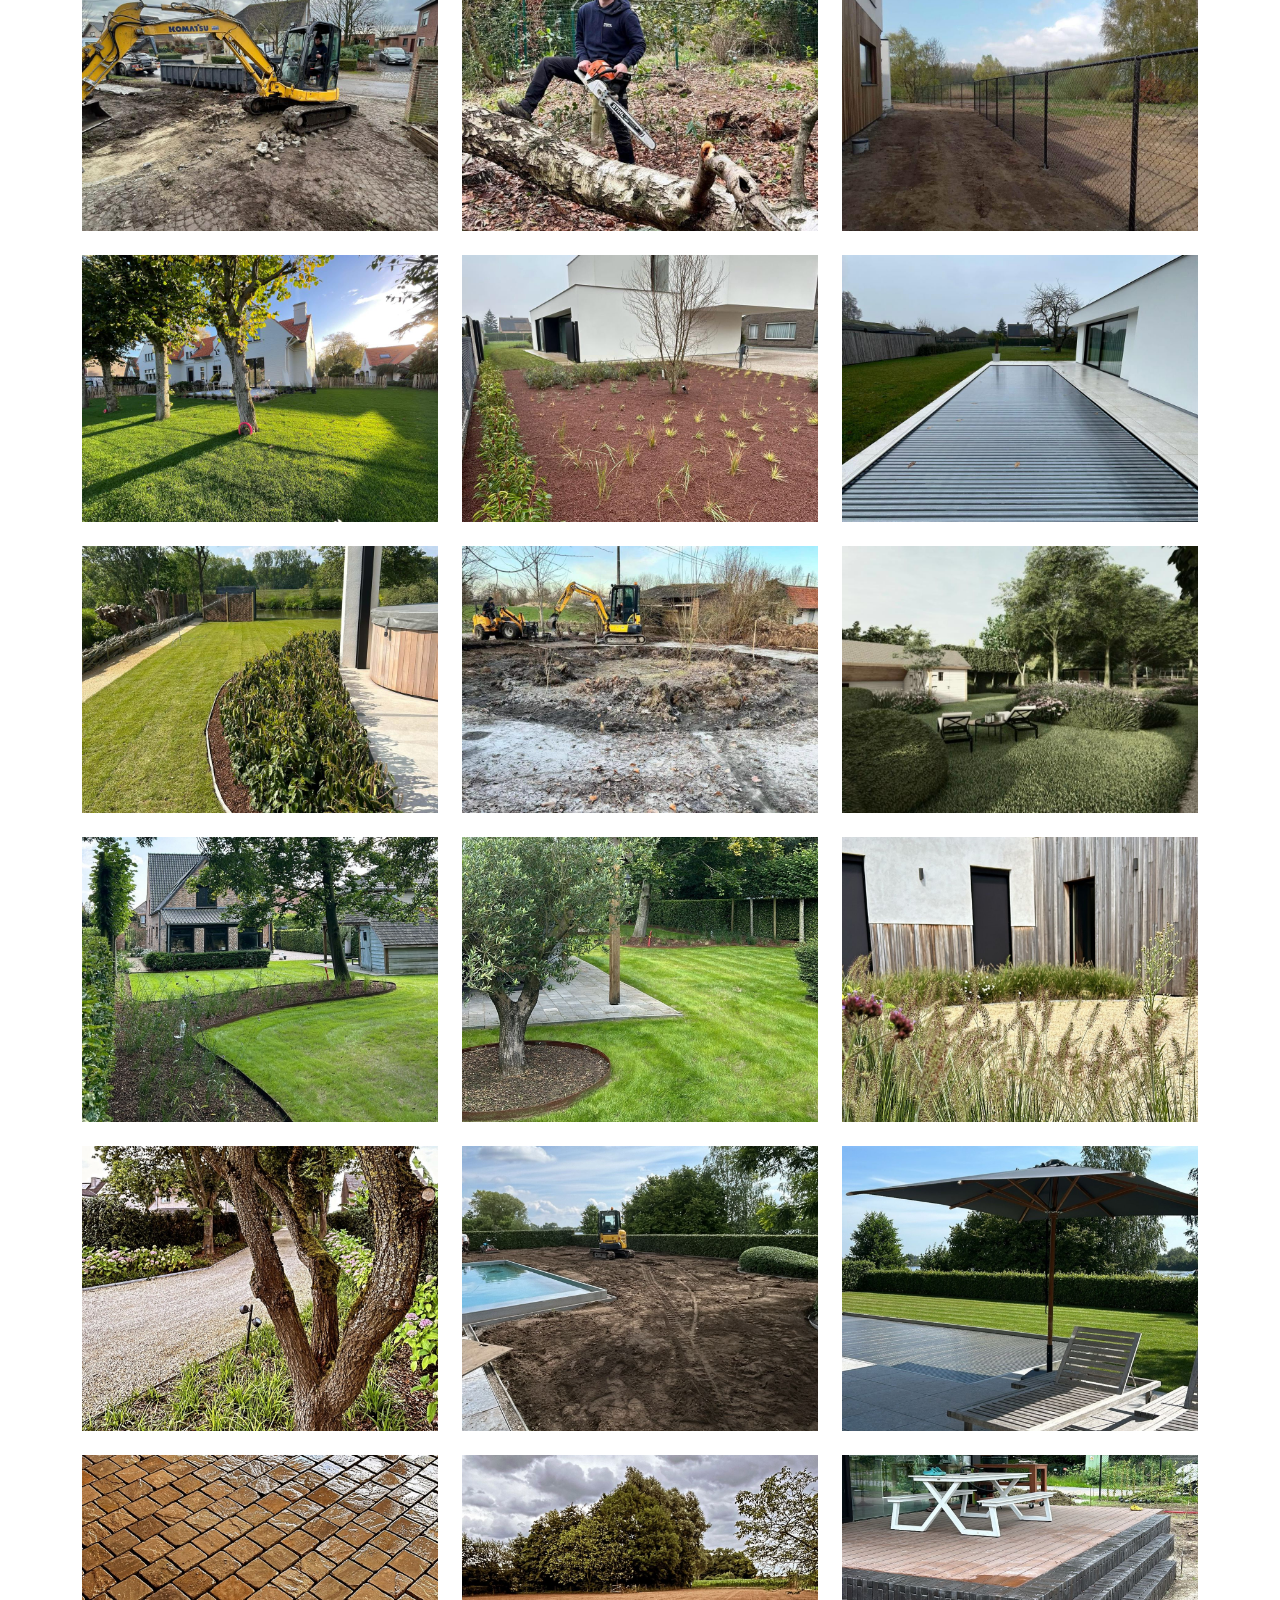
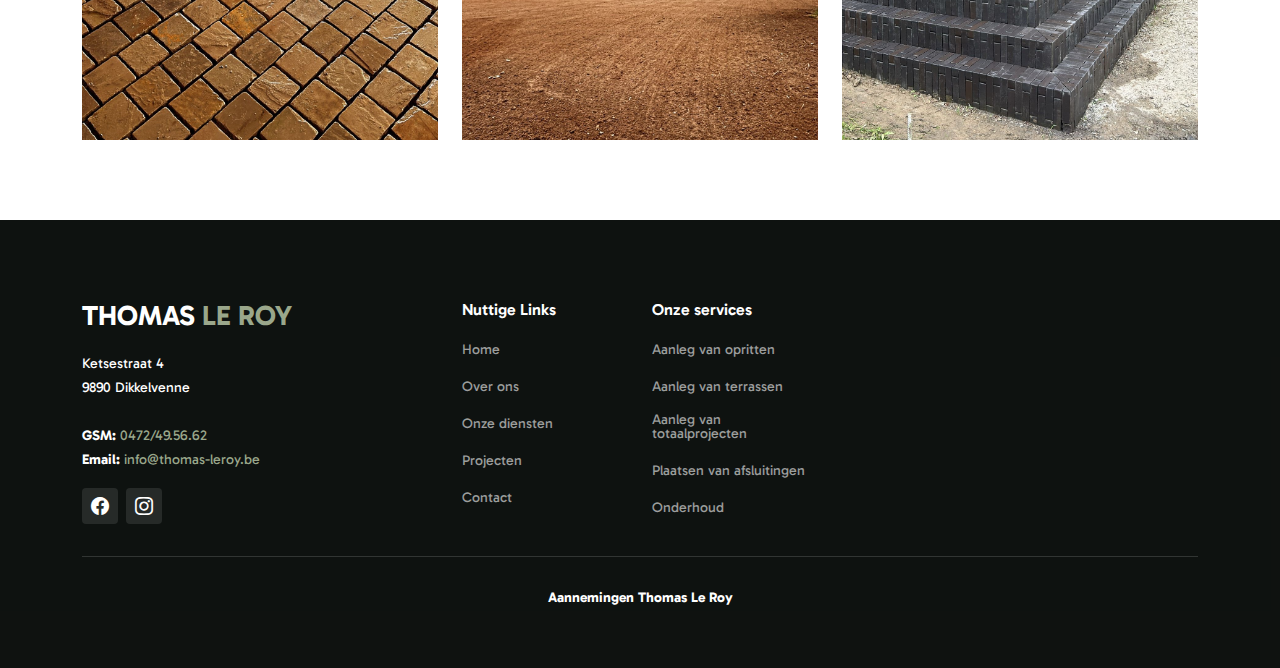
<file: projects.html>
<!DOCTYPE html>
<html lang="en">
  <head>
    <meta charset="utf-8" />
    <meta content="width=device-width, initial-scale=1.0" name="viewport" />

    <title>Projecten | Thomas Le Roy</title>
    <meta content="Home | Thomas Le Roy" name="description" />
    <meta content="Home" name="keywords" />

    <!-- Favicons -->
    <link
      rel="apple-touch-icon"
      sizes="180x180"
      href="assets/img/apple-touch-icon.png"
    />
    <link
      rel="icon"
      type="image/png"
      sizes="32x32"
      href="assets/img/favicon-32x32.png"
    />
    <link
      rel="icon"
      type="image/png"
      sizes="16x16"
      href="assets/img/favicon-16x16.png"
    />
    <link rel="manifest" href="assets/img/site.webmanifest" />
    <link
      rel="mask-icon"
      href="assets/img/safari-pinned-tab.svg"
      color="#9aa78b"
    />
    <link rel="shortcut icon" href="assets/img/favicon.ico" />
    <meta name="apple-mobile-web-app-title" content="Thomas Le Roy" />
    <meta name="application-name" content="Thomas Le Roy" />
    <meta name="msapplication-TileColor" content="#495c51" />
    <meta name="msapplication-config" content="assets/img/browserconfig.xml" />
    <meta name="theme-color" content="#9aa78b" />

    <!-- Google Fonts -->
    <link rel="preconnect" href="https://fonts.googleapis.com" />
    <link rel="preconnect" href="https://fonts.gstatic.com" crossorigin />
    <link
      href="https://fonts.googleapis.com/css2?family=Gabarito:ital,wght@0,300;0,400;0,500;0,600;0,700;1,300;1,400;1,500;1,600;1,700&family=Open+Sans:ital,wght@0,300;0,400;0,500;0,600;0,700;1,300;1,400;1,600;1,700&family=Roboto:ital,wght@0,300;0,400;0,500;0,600;0,700;1,300;1,400;1,500;1,600;1,700&family=Work+Sans:ital,wght@0,300;0,400;0,500;0,600;0,700;1,300;1,400;1,500;1,600;1,700&display=swap"
      rel="stylesheet"
    />

    <!-- Vendor CSS Files -->

    <link
      href="assets/vendor/bootstrap/css/bootstrap.min.css"
      rel="stylesheet"
    />
    <link
      href="assets/vendor/bootstrap-icons/bootstrap-icons.css"
      rel="stylesheet"
    />
    <link
      href="assets/vendor/fontawesome-free/css/all.min.css"
      rel="stylesheet"
    />
    <link href="assets/vendor/aos/aos.css" rel="stylesheet" />
    <link
      href="assets/vendor/glightbox/css/glightbox.min.css"
      rel="stylesheet"
    />
    <link href="assets/vendor/swiper/swiper-bundle.min.css" rel="stylesheet" />

    <!-- Template Main CSS File -->
    <link href="assets/css/main.css" rel="stylesheet" />
    <!-- Google Tag Manager -->
    <script>
      (function (w, d, s, l, i) {
        w[l] = w[l] || [];
        w[l].push({ "gtm.start": new Date().getTime(), event: "gtm.js" });
        var f = d.getElementsByTagName(s)[0],
          j = d.createElement(s),
          dl = l != "dataLayer" ? "&l=" + l : "";
        j.async = true;
        j.src = "https://www.googletagmanager.com/gtm.js?id=" + i + dl;
        f.parentNode.insertBefore(j, f);
      })(window, document, "script", "dataLayer", "GTM-PSMDXRRN");
    </script>
    <!-- End Google Tag Manager -->
  </head>

  <body>
    <!-- Google Tag Manager (noscript) -->
    <noscript
      ><iframe
        src="https://www.googletagmanager.com/ns.html?id=GTM-PSMDXRRN"
        height="0"
        width="0"
        style="display: none; visibility: hidden"
      ></iframe
    ></noscript>
    <!-- End Google Tag Manager (noscript) -->
    <!-- ======= Header ======= -->
    <header id="header" class="header d-flex align-items-center">
      <div
        class="container-fluid container-xl d-flex align-items-center justify-content-between"
      >
        <a href="index.html" class="logo d-flex align-items-center">
          <img src="assets/img/logo-nav.png" alt="" />
        </a>

        <i class="mobile-nav-toggle mobile-nav-show bi bi-list"></i>
        <i class="mobile-nav-toggle mobile-nav-hide d-none bi bi-x"></i>
        <nav id="navbar" class="navbar">
          <ul>
            <li><a href="index.html">Home</a></li>
            <li><a href="about.html">Over ons</a></li>
            <li><a href="services.html">Onze diensten</a></li>
            <li><a href="projects.html" class="active">Projecten</a></li>
            <li><a href="contact.html">Contact</a></li>
          </ul>
        </nav>
        <!-- .navbar -->
      </div>
    </header>
    <!-- End Header -->

    <main id="main">
      <!-- ======= Breadcrumbs ======= -->
      <div
        class="breadcrumbs d-flex align-items-center"
        style="background-image: url('assets/img/breadcrumbs-bg.jpg')"
      >
        <div
          class="container position-relative d-flex flex-column align-items-center"
          data-aos="fade"
        >
          <h2>Projecten</h2>
        </div>
      </div>
      <!-- End Breadcrumbs -->

      <!-- ======= Our Projects Section ======= -->
      <section id="projects" class="projects">
        <div class="container" data-aos="fade-up">
          <div
            class="portfolio-isotope"
            data-portfolio-filter="*"
            data-portfolio-layout="masonry"
            data-portfolio-sort="original-order"
          >
            <ul
              class="portfolio-flters"
              data-aos="fade-up"
              data-aos-delay="100"
            >
              <li data-filter="*" class="filter-active">Alles</li>
              <li data-filter=".filter-remodeling">Aanleg</li>
              <li data-filter=".filter-construction">Afsluitingen</li>
              <li data-filter=".filter-repairs">Onderhoud</li>
            </ul>
            <!-- End Projects Filters -->

            <div
              class="row gy-4 portfolio-container"
              data-aos="fade-up"
              data-aos-delay="200"
            >
              <div class="col-lg-4 col-md-6 portfolio-item filter-remodeling">
                <div class="portfolio-content h-100">
                  <img
                    src="assets/img/projects/remodeling-1.jpg"
                    class="img-fluid"
                    alt=""
                  />
                  <div class="portfolio-info">
                    <h4>Aanleg</h4>
                    <p>Aanleg</p>
                    <a
                      href="assets/img/projects/remodeling-1.jpg"
                      title="Aanleg"
                      data-gallery="portfolio-gallery-remodeling"
                      class="glightbox preview-link"
                      ><i class="bi bi-zoom-in"></i
                    ></a>
                  </div>
                </div>
              </div>
              <!-- End Projects Item -->

              <div class="col-lg-4 col-md-6 portfolio-item filter-remodeling">
                <div class="portfolio-content h-100">
                  <img
                    src="assets/img/projects/construction-1.jpg"
                    class="img-fluid"
                    alt=""
                  />
                  <div class="portfolio-info">
                    <h4>Aanleg</h4>
                    <p>Aanleg</p>
                    <a
                      href="assets/img/projects/construction-1.jpg"
                      title="Aanleg"
                      data-gallery="portfolio-gallery-construction"
                      class="glightbox preview-link"
                      ><i class="bi bi-zoom-in"></i
                    ></a>
                  </div>
                </div>
              </div>
              <!-- End Projects Item -->

              <div class="col-lg-4 col-md-6 portfolio-item filter-repairs">
                <div class="portfolio-content h-100">
                  <img
                    src="assets/img/projects/repairs-1.jpg"
                    class="img-fluid"
                    alt=""
                  />
                  <div class="portfolio-info">
                    <h4>Onderhoud</h4>
                    <p>Onderhoud</p>
                    <a
                      href="assets/img/projects/repairs-1.jpg"
                      title="Onderhoud"
                      data-gallery="portfolio-gallery-repairs"
                      class="glightbox preview-link"
                      ><i class="bi bi-zoom-in"></i
                    ></a>
                  </div>
                </div>
              </div>
              <!-- End Projects Item -->

              <!-- End Projects Item -->

              <div class="col-lg-4 col-md-6 portfolio-item filter-remodeling">
                <div class="portfolio-content h-100">
                  <img
                    src="assets/img/projects/remodeling-2.jpg"
                    class="img-fluid"
                    alt=""
                  />
                  <div class="portfolio-info">
                    <h4>Aanleg</h4>
                    <p>Aanleg</p>
                    <a
                      href="assets/img/projects/remodeling-2.jpg"
                      title="Aanleg"
                      data-gallery="portfolio-gallery-remodeling"
                      class="glightbox preview-link"
                      ><i class="bi bi-zoom-in"></i
                    ></a>
                  </div>
                </div>
              </div>
              <!-- End Projects Item -->

              <div class="col-lg-4 col-md-6 portfolio-item filter-construction">
                <div class="portfolio-content h-100">
                  <img
                    src="assets/img/projects/construction-2.jpg"
                    class="img-fluid"
                    alt=""
                  />
                  <div class="portfolio-info">
                    <h4>Afsluiting</h4>
                    <p>Afsluiting</p>
                    <a
                      href="assets/img/projects/construction-2.jpg"
                      title="Afsluiting"
                      data-gallery="portfolio-gallery-construction"
                      class="glightbox preview-link"
                      ><i class="bi bi-zoom-in"></i
                    ></a>
                  </div>
                </div>
              </div>
              <!-- End Projects Item -->

              <div
                class="col-lg-4 col-md-6 portfolio-item filter-repairs filter-remodeling"
              >
                <div class="portfolio-content h-100">
                  <img
                    src="assets/img/projects/repairs-2.jpg"
                    class="img-fluid"
                    alt=""
                  />
                  <div class="portfolio-info">
                    <h4>Aanleg & Onderhoud</h4>
                    <p>Aanleg & Onderhoud</p>
                    <a
                      href="assets/img/projects/repairs-2.jpg"
                      title="Onderhoud"
                      data-gallery="portfolio-gallery-repairs"
                      class="glightbox preview-link"
                      ><i class="bi bi-zoom-in"></i
                    ></a>
                  </div>
                </div>
              </div>
              <!-- End Projects Item -->

              <!-- End Projects Item -->

              <div class="col-lg-4 col-md-6 portfolio-item filter-remodeling">
                <div class="portfolio-content h-100">
                  <img
                    src="assets/img/projects/remodeling-3.jpg"
                    class="img-fluid"
                    alt=""
                  />
                  <div class="portfolio-info">
                    <h4>Aanleg</h4>
                    <p>Aanleg</p>
                    <a
                      href="assets/img/projects/remodeling-3.jpg"
                      title="Aanleg"
                      data-gallery="portfolio-gallery-remodeling"
                      class="glightbox preview-link"
                      ><i class="bi bi-zoom-in"></i
                    ></a>
                  </div>
                </div>
              </div>
              <!-- End Projects Item -->

              <div class="col-lg-4 col-md-6 portfolio-item filter-remodeling">
                <div class="portfolio-content h-100">
                  <img
                    src="assets/img/projects/construction-3.jpg"
                    class="img-fluid"
                    alt=""
                  />
                  <div class="portfolio-info">
                    <h4>Aanleg</h4>
                    <p>Aanleg</p>
                    <a
                      href="assets/img/projects/construction-3.jpg"
                      title="Aanleg"
                      data-gallery="portfolio-gallery-construction"
                      class="glightbox preview-link"
                      ><i class="bi bi-zoom-in"></i
                    ></a>
                  </div>
                </div>
              </div>
              <!-- End Projects Item -->

              <div class="col-lg-4 col-md-6 portfolio-item filter-repairs">
                <div class="portfolio-content h-100">
                  <img
                    src="assets/img/projects/repairs-3.jpg"
                    class="img-fluid"
                    alt=""
                  />
                  <div class="portfolio-info">
                    <h4>Onderhoud</h4>
                    <p>Onderhoud</p>
                    <a
                      href="assets/img/projects/repairs-3.jpg"
                      title="Onderhoud"
                      data-gallery="portfolio-gallery-repairs"
                      class="glightbox preview-link"
                      ><i class="bi bi-zoom-in"></i
                    ></a>
                  </div>
                </div>
              </div>
              <!-- End Projects Item -->

              <div class="col-lg-4 col-md-6 portfolio-item filter-remodeling">
                <div class="portfolio-content h-100">
                  <img
                    src="assets/img/projects/construction-4.jpg"
                    class="img-fluid"
                    alt=""
                  />
                  <div class="portfolio-info">
                    <h4>Aanleg</h4>
                    <p>Aanleg</p>
                    <a
                      href="assets/img/projects/construction-4.jpg"
                      title="Aanleg"
                      data-gallery="portfolio-gallery-construction"
                      class="glightbox preview-link"
                      ><i class="bi bi-zoom-in"></i
                    ></a>
                  </div>
                </div>
              </div>
              <!-- End Projects Item -->

              <div class="col-lg-4 col-md-6 portfolio-item filter-remodeling">
                <div class="portfolio-content h-100">
                  <img
                    src="assets/img/projects/construction-5.jpg"
                    class="img-fluid"
                    alt=""
                  />
                  <div class="portfolio-info">
                    <h4>Aanleg</h4>
                    <p>Aanleg</p>
                    <a
                      href="assets/img/projects/construction-5.jpg"
                      title="Aanleg"
                      data-gallery="portfolio-gallery-construction"
                      class="glightbox preview-link"
                      ><i class="bi bi-zoom-in"></i
                    ></a>
                  </div>
                </div>
              </div>
              <!-- End Projects Item -->

              <div class="col-lg-4 col-md-6 portfolio-item filter-remodeling">
                <div class="portfolio-content h-100">
                  <img
                    src="assets/img/projects/construction-6.jpg"
                    class="img-fluid"
                    alt=""
                  />
                  <div class="portfolio-info">
                    <h4>Aanleg</h4>
                    <p>Aanleg</p>
                    <a
                      href="assets/img/projects/construction-6.jpg"
                      title="Aanleg"
                      data-gallery="portfolio-gallery-construction"
                      class="glightbox preview-link"
                      ><i class="bi bi-zoom-in"></i
                    ></a>
                  </div>
                </div>
              </div>
              <!-- End Projects Item -->

              <div class="col-lg-4 col-md-6 portfolio-item filter-remodeling">
                <div class="portfolio-content h-100">
                  <img
                    src="assets/img/projects/construction-7.jpg"
                    class="img-fluid"
                    alt=""
                  />
                  <div class="portfolio-info">
                    <h4>Aanleg</h4>
                    <p>Aanleg</p>
                    <a
                      href="assets/img/projects/construction-7.jpg"
                      title="Aanleg"
                      data-gallery="portfolio-gallery-construction"
                      class="glightbox preview-link"
                      ><i class="bi bi-zoom-in"></i
                    ></a>
                  </div>
                </div>
              </div>
              <!-- End Projects Item -->

              <div class="col-lg-4 col-md-6 portfolio-item filter-construction">
                <div class="portfolio-content h-100">
                  <img
                    src="assets/img/projects/construction-13.jpg"
                    class="img-fluid"
                    alt=""
                  />
                  <div class="portfolio-info">
                    <h4>Afsluitingen</h4>
                    <p>Afsluitingen</p>
                    <a
                      href="assets/img/projects/construction-13.jpg"
                      title="Aanleg"
                      data-gallery="portfolio-gallery-construction"
                      class="glightbox preview-link"
                      ><i class="bi bi-zoom-in"></i
                    ></a>
                  </div>
                </div>
              </div>
              <!-- End Projects Item -->

              <div class="col-lg-4 col-md-6 portfolio-item filter-repairs">
                <div class="portfolio-content h-100">
                  <img
                    src="assets/img/projects/repairs-5.jpg"
                    class="img-fluid"
                    alt=""
                  />
                  <div class="portfolio-info">
                    <h4>Onderhoud</h4>
                    <p>Onderhoud</p>
                    <a
                      href="assets/img/projects/repairs-5.jpg"
                      title="Aanleg"
                      data-gallery="portfolio-gallery-construction"
                      class="glightbox preview-link"
                      ><i class="bi bi-zoom-in"></i
                    ></a>
                  </div>
                </div>
              </div>
              <!-- End Projects Item -->
              <div class="col-lg-4 col-md-6 portfolio-item filter-repairs">
                <div class="portfolio-content h-100">
                  <img
                    src="assets/img/projects/repairs-4.jpg"
                    class="img-fluid"
                    alt=""
                  />
                  <div class="portfolio-info">
                    <h4>Onderhoud</h4>
                    <p>Onderhoud</p>
                    <a
                      href="assets/img/projects/repairs-4.jpg"
                      title="Aanleg"
                      data-gallery="portfolio-gallery-construction"
                      class="glightbox preview-link"
                      ><i class="bi bi-zoom-in"></i
                    ></a>
                  </div>
                </div>
              </div>
              <!-- End Projects Item -->

              <div class="col-lg-4 col-md-6 portfolio-item filter-remodeling">
                <div class="portfolio-content h-100">
                  <img
                    src="assets/img/projects/construction-8.jpg"
                    class="img-fluid"
                    alt=""
                  />
                  <div class="portfolio-info">
                    <h4>Aanleg</h4>
                    <p>Aanleg</p>
                    <a
                      href="assets/img/projects/construction-8.jpg"
                      title="Aanleg"
                      data-gallery="portfolio-gallery-construction"
                      class="glightbox preview-link"
                      ><i class="bi bi-zoom-in"></i
                    ></a>
                  </div>
                </div>
              </div>
              <!-- End Projects Item -->

              <div
                class="col-lg-4 col-md-6 portfolio-item filter-remodeling filter-repairs"
              >
                <div class="portfolio-content h-100">
                  <img
                    src="assets/img/projects/construction-9.jpg"
                    class="img-fluid"
                    alt=""
                  />
                  <div class="portfolio-info">
                    <h4>Aanleg & Onderhoud</h4>
                    <p>Aanleg & Onderhoud</p>
                    <a
                      href="assets/img/projects/construction-9.jpg"
                      title="Aanleg"
                      data-gallery="portfolio-gallery-construction"
                      class="glightbox preview-link"
                      ><i class="bi bi-zoom-in"></i
                    ></a>
                  </div>
                </div>
              </div>
              <!-- End Projects Item -->
              <div
                class="col-lg-4 col-md-6 portfolio-item filter-remodeling filter-repairs"
              >
                <div class="portfolio-content h-100">
                  <img
                    src="assets/img/projects/construction-10.jpg"
                    class="img-fluid"
                    alt=""
                  />
                  <div class="portfolio-info">
                    <h4>Aanleg & Onderhoud</h4>
                    <p>Aanleg & Onderhoud</p>
                    <a
                      href="assets/img/projects/construction-10.jpg"
                      title="Aanleg"
                      data-gallery="portfolio-gallery-construction"
                      class="glightbox preview-link"
                      ><i class="bi bi-zoom-in"></i
                    ></a>
                  </div>
                </div>
              </div>
              <!-- End Projects Item -->

              <div class="col-lg-4 col-md-6 portfolio-item filter-remodeling">
                <div class="portfolio-content h-100">
                  <img
                    src="assets/img/projects/construction-12.jpg"
                    class="img-fluid"
                    alt=""
                  />
                  <div class="portfolio-info">
                    <h4>Aanleg</h4>
                    <p>Aanleg</p>
                    <a
                      href="assets/img/projects/construction-12.jpg"
                      title="Aanleg"
                      data-gallery="portfolio-gallery-construction"
                      class="glightbox preview-link"
                      ><i class="bi bi-zoom-in"></i
                    ></a>
                  </div>
                </div>
              </div>
              <!-- End Projects Item -->

              <div class="col-lg-4 col-md-6 portfolio-item filter-remodeling">
                <div class="portfolio-content h-100">
                  <img
                    src="assets/img/projects/construction-11.jpg"
                    class="img-fluid"
                    alt=""
                  />
                  <div class="portfolio-info">
                    <h4>Aanleg</h4>
                    <p>Aanleg</p>
                    <a
                      href="assets/img/projects/construction-11.jpg"
                      title="Aanleg"
                      data-gallery="portfolio-gallery-construction"
                      class="glightbox preview-link"
                      ><i class="bi bi-zoom-in"></i
                    ></a>
                  </div>
                </div>
              </div>
              <!-- End Projects Item -->
              <div class="col-lg-4 col-md-6 portfolio-item filter-remodeling">
                <div class="portfolio-content h-100">
                  <img
                    src="assets/img/projects/nieuw1.jpeg"
                    class="img-fluid"
                    alt=""
                  />
                  <div class="portfolio-info">
                    <h4>Aanleg</h4>
                    <p>Aanleg</p>
                    <a
                      href="assets/img/projects/nieuw1.jpeg"
                      title="Aanleg"
                      data-gallery="portfolio-gallery-construction"
                      class="glightbox preview-link"
                      ><i class="bi bi-zoom-in"></i
                    ></a>
                  </div>
                </div>
              </div>
              <!-- End Projects Item -->

              <div class="col-lg-4 col-md-6 portfolio-item filter-remodeling">
                <div class="portfolio-content h-100">
                  <img
                    src="assets/img/projects/nieuw2.jpeg"
                    class="img-fluid"
                    alt=""
                  />
                  <div class="portfolio-info">
                    <h4>Aanleg</h4>
                    <p>Aanleg</p>
                    <a
                      href="assets/img/projects/nieuw2.jpeg"
                      title="Aanleg"
                      data-gallery="portfolio-gallery-construction"
                      class="glightbox preview-link"
                      ><i class="bi bi-zoom-in"></i
                    ></a>
                  </div>
                </div>
              </div>
              <!-- End Projects Item -->

              <div class="col-lg-4 col-md-6 portfolio-item filter-remodeling">
                <div class="portfolio-content h-100">
                  <img
                    src="assets/img/projects/nieuw3.jpeg"
                    class="img-fluid"
                    alt=""
                  />
                  <div class="portfolio-info">
                    <h4>Aanleg</h4>
                    <p>Aanleg</p>
                    <a
                      href="assets/img/projects/nieuw3.jpeg"
                      title="Aanleg"
                      data-gallery="portfolio-gallery-construction"
                      class="glightbox preview-link"
                      ><i class="bi bi-zoom-in"></i
                    ></a>
                  </div>
                </div>
              </div>
              <!-- End Projects Item -->

              <div class="col-lg-4 col-md-6 portfolio-item filter-remodeling">
                <div class="portfolio-content h-100">
                  <img
                    src="assets/img/projects/nieuw4.jpeg"
                    class="img-fluid"
                    alt=""
                  />
                  <div class="portfolio-info">
                    <h4>Aanleg</h4>
                    <p>Aanleg</p>
                    <a
                      href="assets/img/projects/nieuw4.jpeg"
                      title="Aanleg"
                      data-gallery="portfolio-gallery-construction"
                      class="glightbox preview-link"
                      ><i class="bi bi-zoom-in"></i
                    ></a>
                  </div>
                </div>
              </div>
              <!-- End Projects Item -->

              <div class="col-lg-4 col-md-6 portfolio-item filter-remodeling">
                <div class="portfolio-content h-100">
                  <img
                    src="assets/img/projects/nieuw5.jpeg"
                    class="img-fluid"
                    alt=""
                  />
                  <div class="portfolio-info">
                    <h4>Aanleg</h4>
                    <p>Aanleg</p>
                    <a
                      href="assets/img/projects/nieuw5.jpeg"
                      title="Aanleg"
                      data-gallery="portfolio-gallery-construction"
                      class="glightbox preview-link"
                      ><i class="bi bi-zoom-in"></i
                    ></a>
                  </div>
                </div>
              </div>
              <!-- End Projects Item -->

              <div class="col-lg-4 col-md-6 portfolio-item filter-remodeling">
                <div class="portfolio-content h-100">
                  <img
                    src="assets/img/projects/nieuw6.jpeg"
                    class="img-fluid"
                    alt=""
                  />
                  <div class="portfolio-info">
                    <h4>Aanleg</h4>
                    <p>Aanleg</p>
                    <a
                      href="assets/img/projects/nieuw6.jpeg"
                      title="Aanleg"
                      data-gallery="portfolio-gallery-construction"
                      class="glightbox preview-link"
                      ><i class="bi bi-zoom-in"></i
                    ></a>
                  </div>
                </div>
              </div>
              <!-- End Projects Item -->

              <div class="col-lg-4 col-md-6 portfolio-item filter-remodeling">
                <div class="portfolio-content h-100">
                  <img
                    src="assets/img/projects/nieuw7.jpeg"
                    class="img-fluid"
                    alt=""
                  />
                  <div class="portfolio-info">
                    <h4>Aanleg</h4>
                    <p>Aanleg</p>
                    <a
                      href="assets/img/projects/nieuw7.jpeg"
                      title="Aanleg"
                      data-gallery="portfolio-gallery-construction"
                      class="glightbox preview-link"
                      ><i class="bi bi-zoom-in"></i
                    ></a>
                  </div>
                </div>
              </div>
              <!-- End Projects Item -->

              <div class="col-lg-4 col-md-6 portfolio-item filter-remodeling">
                <div class="portfolio-content h-100">
                  <img
                    src="assets/img/projects/nieuw8.jpeg"
                    class="img-fluid"
                    alt=""
                  />
                  <div class="portfolio-info">
                    <h4>Aanleg</h4>
                    <p>Aanleg</p>
                    <a
                      href="assets/img/projects/nieuw8.jpeg"
                      title="Aanleg"
                      data-gallery="portfolio-gallery-construction"
                      class="glightbox preview-link"
                      ><i class="bi bi-zoom-in"></i
                    ></a>
                  </div>
                </div>
              </div>
              <!-- End Projects Item -->

              <div class="col-lg-4 col-md-6 portfolio-item filter-remodeling">
                <div class="portfolio-content h-100">
                  <img
                    src="assets/img/projects/nieuw9.jpeg"
                    class="img-fluid"
                    alt=""
                  />
                  <div class="portfolio-info">
                    <h4>Aanleg</h4>
                    <p>Aanleg</p>
                    <a
                      href="assets/img/projects/nieuw9.jpeg"
                      title="Aanleg"
                      data-gallery="portfolio-gallery-construction"
                      class="glightbox preview-link"
                      ><i class="bi bi-zoom-in"></i
                    ></a>
                  </div>
                </div>
              </div>
              <!-- End Projects Item -->

              <!-- End Projects Item -->
            </div>
            <!-- End Projects Container -->
          </div>
        </div>
      </section>
      <!-- End Our Projects Section -->
    </main>
    <!-- End #main -->

    <!-- ======= Footer ======= -->
    <footer id="footer" class="footer">
      <div class="footer-content position-relative">
        <div class="container">
          <div class="row">
            <div class="col-lg-4 col-md-6">
              <div class="footer-info">
                <h3>THOMAS <span>LE ROY</span></h3>
                <p>
                  Ketsestraat 4<br />
                  9890 Dikkelvenne<br /><br />
                  <strong>GSM:</strong>
                  <a href="tel:+32472495662">0472/49.56.62</a><br />
                  <strong>Email:</strong>
                  <a href="mailto:info@thomas-leroy.be">info@thomas-leroy.be</a
                  ><br />
                </p>
                <div class="social-links d-flex mt-3">
                  <a
                    href="https://www.facebook.com/AannemingenSteppeLeRoy"
                    class="d-flex align-items-center justify-content-center"
                    ><i class="bi bi-facebook"></i
                  ></a>
                  <a
                    href="https://www.instagram.com/thomas_leroy_aannemingen/"
                    class="d-flex align-items-center justify-content-center"
                    ><i class="bi bi-instagram"></i
                  ></a>
                </div>
              </div>
            </div>
            <!-- End footer info column-->

            <div class="col-lg-2 col-md-3 footer-links">
              <h4>Nuttige Links</h4>
              <ul>
                <li><a href="index.html">Home</a></li>
                <li><a href="about.html">Over ons</a></li>
                <li><a href="services.html">Onze diensten</a></li>
                <li><a href="projects.html">Projecten</a></li>
                <li><a href="contact.html">Contact</a></li>
              </ul>
            </div>
            <!-- End footer links column-->

            <div class="col-lg-2 col-md-3 footer-links">
              <h4>Onze services</h4>
              <ul>
                <li>
                  <a
                    href="https://thomas-leroy.be/landschapsdiensten/oprit-laten-aanleggen.html"
                    >Aanleg van opritten</a
                  >
                </li>
                <li>
                  <a
                    href="https://thomas-leroy.be/landschapsdiensten/terras-laten-aanleggen.html"
                    >Aanleg van terrassen</a
                  >
                </li>
                <li>
                  <a
                    href="https://thomas-leroy.be/landschapsdiensten/totaalproject-tuin.html"
                    >Aanleg van totaalprojecten</a
                  >
                </li>
                <li>
                  <a
                    href="https://thomas-leroy.be/landschapsdiensten/tuinafsluiting-laten-plaatsen.html"
                    >Plaatsen van afsluitingen</a
                  >
                </li>
                <li><a href="services.html">Onderhoud</a></li>
              </ul>
            </div>
            <!-- End footer links column-->
          </div>
        </div>
      </div>

      <div class="footer-legal text-center position-relative">
        <div class="container">
          <div class="copyright">
            <strong><span>Aannemingen Thomas Le Roy</span></strong>
          </div>
        </div>
      </div>
    </footer>
    <!-- End Footer -->

    <a
      href="#"
      class="scroll-top d-flex align-items-center justify-content-center"
      ><i class="bi bi-arrow-up-short"></i
    ></a>

    <div id="preloader"></div>

    <!-- Vendor JS Files -->
    <script src="assets/vendor/bootstrap/js/bootstrap.bundle.min.js"></script>
    <script src="assets/vendor/aos/aos.js"></script>
    <script src="assets/vendor/glightbox/js/glightbox.min.js"></script>
    <script src="assets/vendor/isotope-layout/isotope.pkgd.min.js"></script>
    <script src="assets/vendor/swiper/swiper-bundle.min.js"></script>
    <script src="assets/vendor/purecounter/purecounter_vanilla.js"></script>
    <script src="assets/vendor/php-email-form/validate.js"></script>

    <!-- Template Main JS File -->
    <script src="assets/js/main.js"></script>
  </body>
</html>
</file>
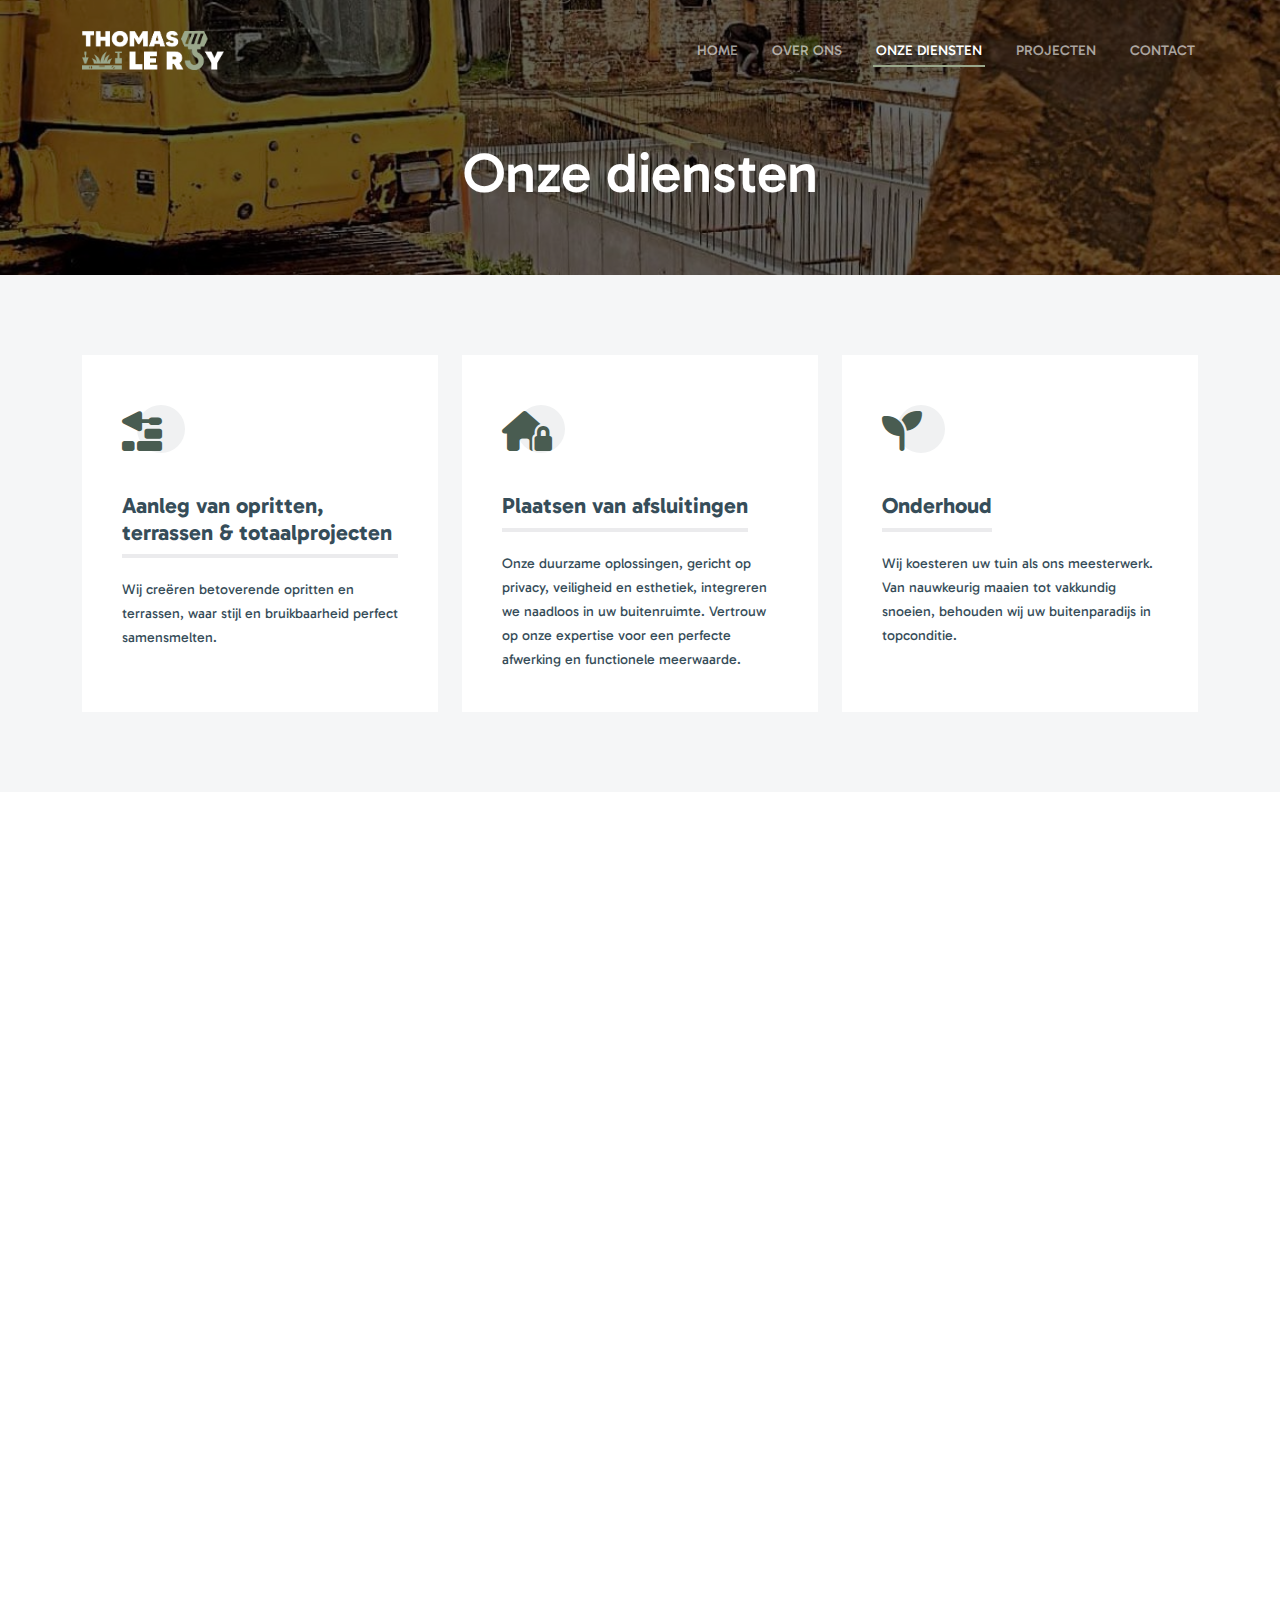
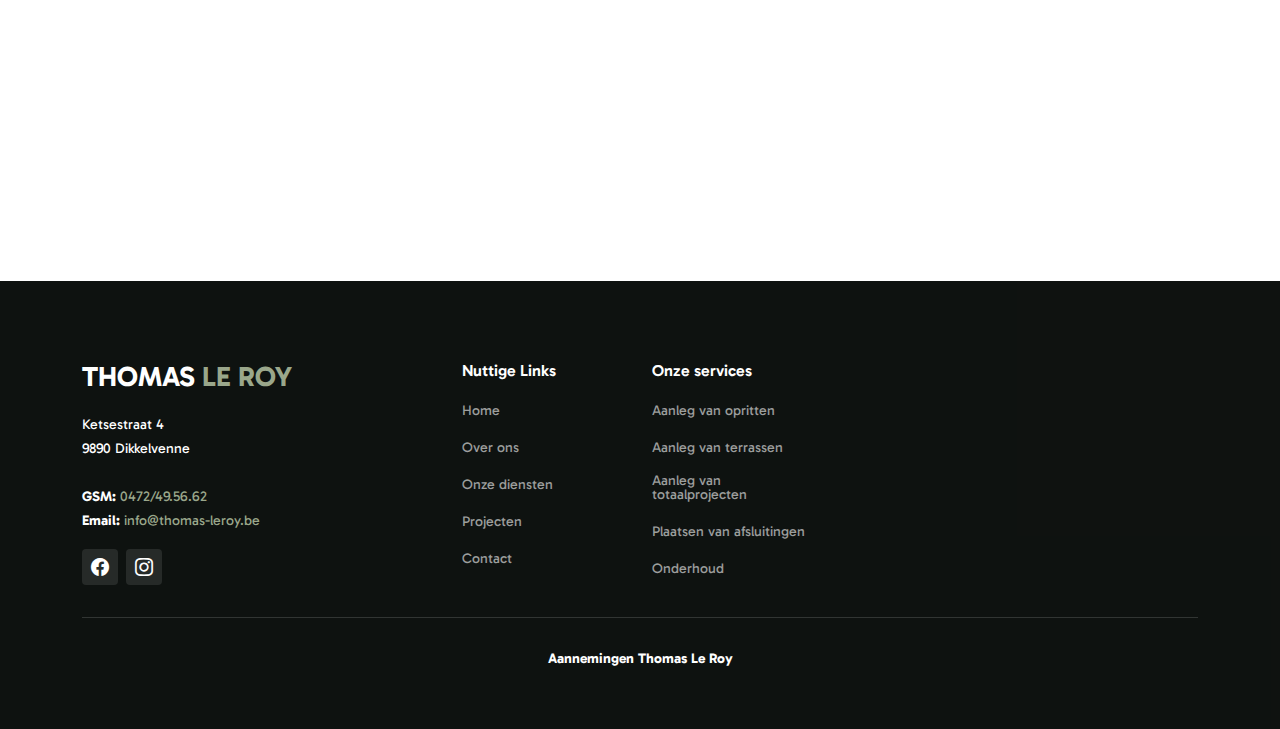
<file: services.html>
<!DOCTYPE html>
<html lang="en">
  <head>
    <meta charset="utf-8" />
    <meta content="width=device-width, initial-scale=1.0" name="viewport" />

    <title>Diensten | Thomas Le Roy</title>
    <meta content="" name="description" />
    <meta content="" name="keywords" />

    <!-- Favicons -->
    <link
      rel="apple-touch-icon"
      sizes="180x180"
      href="assets/img/apple-touch-icon.png"
    />
    <link
      rel="icon"
      type="image/png"
      sizes="32x32"
      href="assets/img/favicon-32x32.png"
    />
    <link
      rel="icon"
      type="image/png"
      sizes="16x16"
      href="assets/img/favicon-16x16.png"
    />
    <link rel="manifest" href="assets/img/site.webmanifest" />
    <link
      rel="mask-icon"
      href="assets/img/safari-pinned-tab.svg"
      color="#9aa78b"
    />
    <link rel="shortcut icon" href="assets/img/favicon.ico" />
    <meta name="apple-mobile-web-app-title" content="Thomas Le Roy" />
    <meta name="application-name" content="Thomas Le Roy" />
    <meta name="msapplication-TileColor" content="#495c51" />
    <meta name="msapplication-config" content="assets/img/browserconfig.xml" />
    <meta name="theme-color" content="#9aa78b" />

    <!-- Google Fonts -->
    <link rel="preconnect" href="https://fonts.googleapis.com" />
    <link rel="preconnect" href="https://fonts.gstatic.com" crossorigin />
    <link
      href="https://fonts.googleapis.com/css2?family=Gabarito:ital,wght@0,300;0,400;0,500;0,600;0,700;1,300;1,400;1,500;1,600;1,700&family=Open+Sans:ital,wght@0,300;0,400;0,500;0,600;0,700;1,300;1,400;1,600;1,700&family=Roboto:ital,wght@0,300;0,400;0,500;0,600;0,700;1,300;1,400;1,500;1,600;1,700&family=Work+Sans:ital,wght@0,300;0,400;0,500;0,600;0,700;1,300;1,400;1,500;1,600;1,700&display=swap"
      rel="stylesheet"
    />

    <!-- Vendor CSS Files -->
    <link
      href="assets/vendor/bootstrap/css/bootstrap.min.css"
      rel="stylesheet"
    />
    <link
      href="assets/vendor/bootstrap-icons/bootstrap-icons.css"
      rel="stylesheet"
    />
    <link
      href="assets/vendor/fontawesome-free/css/all.min.css"
      rel="stylesheet"
    />
    <link href="assets/vendor/aos/aos.css" rel="stylesheet" />
    <link
      href="assets/vendor/glightbox/css/glightbox.min.css"
      rel="stylesheet"
    />
    <link href="assets/vendor/swiper/swiper-bundle.min.css" rel="stylesheet" />

    <!-- Template Main CSS File -->
    <link href="assets/css/main.css" rel="stylesheet" />
    <!-- Google Tag Manager -->
    <script>
      (function (w, d, s, l, i) {
        w[l] = w[l] || [];
        w[l].push({ "gtm.start": new Date().getTime(), event: "gtm.js" });
        var f = d.getElementsByTagName(s)[0],
          j = d.createElement(s),
          dl = l != "dataLayer" ? "&l=" + l : "";
        j.async = true;
        j.src = "https://www.googletagmanager.com/gtm.js?id=" + i + dl;
        f.parentNode.insertBefore(j, f);
      })(window, document, "script", "dataLayer", "GTM-PSMDXRRN");
    </script>
    <!-- End Google Tag Manager -->
  </head>

  <body>
    <!-- Google Tag Manager (noscript) -->
    <noscript
      ><iframe
        src="https://www.googletagmanager.com/ns.html?id=GTM-PSMDXRRN"
        height="0"
        width="0"
        style="display: none; visibility: hidden"
      ></iframe
    ></noscript>
    <!-- End Google Tag Manager (noscript) -->
    <!-- ======= Header ======= -->
    <header id="header" class="header d-flex align-items-center">
      <div
        class="container-fluid container-xl d-flex align-items-center justify-content-between"
      >
        <a href="index.html" class="logo d-flex align-items-center">
          <!-- Uncomment the line below if you also wish to use an image logo -->
          <img src="assets/img/logo-nav.png" alt="" />
        </a>

        <i class="mobile-nav-toggle mobile-nav-show bi bi-list"></i>
        <i class="mobile-nav-toggle mobile-nav-hide d-none bi bi-x"></i>
        <nav id="navbar" class="navbar">
          <ul>
            <li><a href="index.html">Home</a></li>
            <li><a href="about.html">Over ons</a></li>
            <li><a href="services.html" class="active">Onze diensten</a></li>
            <li><a href="projects.html">Projecten</a></li>
            <li><a href="contact.html">Contact</a></li>
          </ul>
        </nav>
        <!-- .navbar -->
      </div>
    </header>
    <!-- End Header -->

    <main id="main">
      <!-- ======= Breadcrumbs ======= -->
      <div
        class="breadcrumbs d-flex align-items-center"
        style="background-image: url('assets/img/breadcrumbs-bg.jpg')"
      >
        <div
          class="container position-relative d-flex flex-column align-items-center"
          data-aos="fade"
        >
          <h2>Onze diensten</h2>
        </div>
      </div>
      <!-- End Breadcrumbs -->

      <!-- ======= Services Section ======= -->
      <section id="services" class="services section-bg">
        <div class="container" data-aos="fade-up">
          <div class="row gy-4">
            <div
              class="col-lg-4 col-md-6"
              data-aos="fade-up"
              data-aos-delay="400"
            >
              <div class="service-item position-relative">
                <div class="icon">
                  <i class="fa-solid fa-trowel-bricks"></i>
                </div>
                <h3>Aanleg van opritten, terrassen & totaalprojecten</h3>
                <p>
                  Wij creëren betoverende opritten en terrassen, waar stijl en
                  bruikbaarheid perfect samensmelten.
                </p>
              </div>
            </div>
            <!-- End Service Item -->

            <div
              class="col-lg-4 col-md-6"
              data-aos="fade-up"
              data-aos-delay="500"
            >
              <div class="service-item position-relative">
                <div class="icon">
                  <i class="fa-solid fa-house-lock"></i>
                </div>
                <h3>Plaatsen van afsluitingen</h3>
                <p>
                  Onze duurzame oplossingen, gericht op privacy, veiligheid en
                  esthetiek, integreren we naadloos in uw buitenruimte. Vertrouw
                  op onze expertise voor een perfecte afwerking en functionele
                  meerwaarde.
                </p>
              </div>
            </div>
            <!-- End Service Item -->

            <div
              class="col-lg-4 col-md-6"
              data-aos="fade-up"
              data-aos-delay="600"
            >
              <div class="service-item position-relative">
                <div class="icon">
                  <i class="fa-solid fa-seedling"></i>
                </div>
                <h3>Onderhoud</h3>
                <p>
                  Wij koesteren uw tuin als ons meesterwerk. Van nauwkeurig
                  maaien tot vakkundig snoeien, behouden wij uw buitenparadijs
                  in topconditie.
                </p>
              </div>
            </div>
            <!-- End Service Item -->
          </div>
        </div>
      </section>
      <!-- End Services Section -->

      <!-- ======= Alt Services Section ======= -->
      <section id="alt-services" class="alt-services">
        <div class="container" data-aos="fade-up">
          <div class="row justify-content-around gy-4">
            <div
              class="col-lg-6 img-bg"
              style="background-image: url(assets/img/alt-services.jpg)"
              data-aos="zoom-in"
              data-aos-delay="100"
            ></div>

            <div class="col-lg-5 d-flex flex-column justify-content-center">
              <h3>Meesters in Vakmanschap & Kwaliteit</h3>
              <p>
                Laat ons uw buitenruimte transformeren met ongeëvenaard
                vakmanschap en toewijding. Ontdek een wereld van groen waar
                passie en precisie samenkomen voor een buitengewone
                tuinbeleving.
              </p>

              <div
                class="icon-box d-flex position-relative"
                data-aos="fade-up"
                data-aos-delay="100"
              >
                <i class="fa-regular fa-heart flex-shrink-0"></i>
                <div>
                  <h4>
                    <a href="" class="stretched-link">Precisie & Passie</a>
                  </h4>
                  <p>
                    Wij onderscheiden ons graag door onze diepgewortelde passie
                    en vaardigheid. Onze liefde voor groen en vakmanschap
                    vertaalt zich in de hoge kwaliteit van tuinaanleg en
                    onderhoud.
                  </p>
                </div>
              </div>
              <!-- End Icon Box -->

              <div
                class="icon-box d-flex position-relative"
                data-aos="fade-up"
                data-aos-delay="200"
              >
                <i class="fa-regular fa-handshake flex-shrink-0"></i>
                <div>
                  <h4>
                    <a href="" class="stretched-link"
                      >Samenwerking & Teamkracht</a
                    >
                  </h4>
                  <p>
                    De strategische samenwerking tussen Mathieu en Thomas
                    creëert niet alleen een sterk bedrijf, maar ook een hecht
                    team. Door taken en verantwoordelijkheden te verdelen,
                    kunnen ze efficiënt werken, terwijl de kwaliteit van
                    dienstverlening behouden blijft.
                  </p>
                </div>
              </div>
              <!-- End Icon Box -->

              <div
                class="icon-box d-flex position-relative"
                data-aos="fade-up"
                data-aos-delay="300"
              >
                <i class="fa-regular fa-map flex-shrink-0"></i>
                <div>
                  <h4>
                    <a href="" class="stretched-link"
                      >Volledig Dienstenpakket</a
                    >
                  </h4>
                  <p>
                    Wij bieden u een uitgebreid dienstenpakket, variërend van
                    tuinaanleg tot grondwerken. Wij onderscheiden ons graag door
                    de mogelijkheid om alle aspecten van het buitenleven aan te
                    pakken, van terrassen tot totaalprojecten.
                  </p>
                </div>
              </div>
              <!-- End Icon Box -->

              <div
                class="icon-box d-flex position-relative"
                data-aos="fade-up"
                data-aos-delay="400"
              >
                <i class="fa-regular fa-face-smile flex-shrink-0"></i>
                <div>
                  <h4>
                    <a href="" class="stretched-link"
                      >Toewijding aan Klanttevredenheid</a
                    >
                  </h4>
                  <p>
                    Wij zetten ons in voor klanttevredenheid door een
                    persoonlijke aanpak, effectieve communicatie en aandacht
                    voor de specifieke wensen van elke klant.
                  </p>
                </div>
              </div>
              <!-- End Icon Box -->
            </div>
          </div>
        </div>
      </section>
      <!-- End Alt Services Section -->
    </main>
    <!-- End #main -->

    <!-- ======= Footer ======= -->
    <footer id="footer" class="footer">
      <div class="footer-content position-relative">
        <div class="container">
          <div class="row">
            <div class="col-lg-4 col-md-6">
              <div class="footer-info">
                <h3>THOMAS <span>LE ROY</span></h3>
                <p>
                  Ketsestraat 4<br />
                  9890 Dikkelvenne<br /><br />
                  <strong>GSM:</strong>
                  <a href="tel:+32472495662">0472/49.56.62</a><br />
                  <strong>Email:</strong>
                  <a href="mailto:info@thomas-leroy.be">info@thomas-leroy.be</a
                  ><br />
                </p>
                <div class="social-links d-flex mt-3">
                  <a
                    href="https://www.facebook.com/AannemingenSteppeLeRoy"
                    class="d-flex align-items-center justify-content-center"
                    ><i class="bi bi-facebook"></i
                  ></a>
                  <a
                    href="https://www.instagram.com/thomas_leroy_aannemingen/"
                    class="d-flex align-items-center justify-content-center"
                    ><i class="bi bi-instagram"></i
                  ></a>
                </div>
              </div>
            </div>
            <!-- End footer info column-->

            <div class="col-lg-2 col-md-3 footer-links">
              <h4>Nuttige Links</h4>
              <ul>
                <li><a href="index.html">Home</a></li>
                <li><a href="about.html">Over ons</a></li>
                <li><a href="services.html">Onze diensten</a></li>
                <li><a href="projects.html">Projecten</a></li>
                <li><a href="contact.html">Contact</a></li>
              </ul>
            </div>
            <!-- End footer links column-->

            <div class="col-lg-2 col-md-3 footer-links">
              <h4>Onze services</h4>
              <ul>
                <li>
                  <a href="services.html">Aanleg van opritten</a>
                </li>
                <li><a href="services.html">Aanleg van terrassen</a></li>
                <li><a href="services.html">Aanleg van totaalprojecten</a></li>
                <li><a href="services.html">Plaatsen van afsluitingen</a></li>
                <li><a href="services.html">Onderhoud</a></li>
              </ul>
            </div>
            <!-- End footer links column-->
          </div>
        </div>
      </div>

      <div class="footer-legal text-center position-relative">
        <div class="container">
          <div class="copyright">
            <strong><span>Aannemingen Thomas Le Roy</span></strong>
          </div>
        </div>
      </div>
    </footer>
    <!-- End Footer -->

    <a
      href="#"
      class="scroll-top d-flex align-items-center justify-content-center"
      ><i class="bi bi-arrow-up-short"></i
    ></a>

    <div id="preloader"></div>

    <!-- Vendor JS Files -->
    <script src="assets/vendor/bootstrap/js/bootstrap.bundle.min.js"></script>
    <script src="assets/vendor/aos/aos.js"></script>
    <script src="assets/vendor/glightbox/js/glightbox.min.js"></script>
    <script src="assets/vendor/isotope-layout/isotope.pkgd.min.js"></script>
    <script src="assets/vendor/swiper/swiper-bundle.min.js"></script>
    <script src="assets/vendor/purecounter/purecounter_vanilla.js"></script>
    <script src="assets/vendor/php-email-form/validate.js"></script>

    <!-- Template Main JS File -->
    <script src="assets/js/main.js"></script>
  </body>
</html>
</file>
<file: assets/css/main.css>
/**
* Template Name: UpConstruction
* Updated: Aug 30 2023 with Bootstrap v5.3.1
* Template URL: https://bootstrapmade.com/upconstruction-bootstrap-construction-website-template/
* Author: BootstrapMade.com
* License: https://bootstrapmade.com/license/
*/
/* @import url('https://fonts.googleapis.com/css?family=Gabarito'); */

/*--------------------------------------------------------------
# Set main reusable colors and fonts using CSS variables
# Learn more about CSS variables at https://developer.mozilla.org/en-US/docs/Web/CSS/Using_CSS_custom_properties
--------------------------------------------------------------*/
/* Fonts */



:root {
  --font-default: "Gabarito","Open Sans", system-ui, -apple-system, "Segoe UI", Roboto, "Helvetica Neue", Arial, "Noto Sans", "Liberation Sans", sans-serif, "Apple Color Emoji", "Segoe UI Emoji", "Segoe UI Symbol", "Noto Color Emoji";
  --font-primary: "Gabarito", sans-serif;
  --font-secondary: "Gabarito","Work Sans", sans-serif;
}

/* Colors */
:root {
  --color-default: #364d59;
  --color-primary: #9AA78B;
  --color-secondary: #495C51;
}

/* Smooth scroll behavior */
:root {
  scroll-behavior: smooth;
}

/*--------------------------------------------------------------
# General
--------------------------------------------------------------*/
body {
  font-family: var(--font-default);
  color: var(--color-default);
  overflow-x: hidden;
}

a {
  color: var(--color-primary);
  text-decoration: none;
}

a:hover {
  color: #ffc732;
  text-decoration: none;
}

h1,
h2,
h3,
h4,
h5,
h6 {
  font-family: var(--font-primary);
}

.slogan{
  font-weight: 10 !important;
  font-size: 32px !important;
}


.homelogo{
  width: 75%;
}
/*--------------------------------------------------------------
# Sections & Section Header
--------------------------------------------------------------*/
section {
  padding: 80px 0;
  overflow: hidden;
}

.section-bg {
  background-color: #f5f6f7;
}

.section-header {
  text-align: center;
  padding-bottom: 70px;
}

.section-header h2 {
  font-size: 32px;
  font-weight: 700;
  position: relative;
  color: #2e3135;
}

.section-header h2:before,
.section-header h2:after {
  content: "";
  width: 50px;
  height: 2px;
  background: var(--color-primary);
  display: inline-block;
}

.section-header h2:before {
  margin: 0 15px 10px 0;
}

.section-header h2:after {
  margin: 0 0 10px 15px;
}

.section-header p {
  margin: 0 auto 0 auto;
}

@media (min-width: 1199px) {
  .section-header p {
    max-width: 60%;
  }
}

/*--------------------------------------------------------------
# Breadcrumbs
--------------------------------------------------------------*/
.breadcrumbs {
  padding: 140px 0 60px 0;
  min-height: 30vh;
  position: relative;
  background-size: cover;
  background-position: center;
  background-repeat: no-repeat;
}

.breadcrumbs:before {
  content: "";
  background-color: rgba(0, 0, 0, 0.6);
  position: absolute;
  inset: 0;
}

.breadcrumbs h2 {
  font-size: 56px;
  font-weight: 500;
  color: #fff;
  font-family: var(--font-primary);
}

.breadcrumbs ol {
  display: flex;
  flex-wrap: wrap;
  list-style: none;
  padding: 0 0 10px 0;
  margin: 0;
  font-size: 16px;
  font-weight: 600;
  color: var(--color-primary);
}

.breadcrumbs ol a {
  color: rgba(255, 255, 255, 0.8);
  transition: 0.3s;
}

.breadcrumbs ol a:hover {
  text-decoration: underline;
}

.breadcrumbs ol li+li {
  padding-left: 10px;
}

.breadcrumbs ol li+li::before {
  display: inline-block;
  padding-right: 10px;
  color: #fff;
  content: "/";
}

/*--------------------------------------------------------------
# Scroll top button
--------------------------------------------------------------*/
.scroll-top {
  position: fixed;
  visibility: hidden;
  opacity: 0;
  right: 15px;
  bottom: 15px;
  z-index: 99999;
  background: var(--color-primary);
  width: 40px;
  height: 40px;
  border-radius: 4px;
  transition: all 0.4s;
}

.scroll-top i {
  font-size: 24px;
  color: var(--color-secondary);
  line-height: 0;
}

.scroll-top:hover {
  background: #ffc732;
  color: #fff;
}

.scroll-top.active {
  visibility: visible;
  opacity: 1;
}

/*--------------------------------------------------------------
# Preloader
--------------------------------------------------------------*/
#preloader {
  position: fixed;
  inset: 0;
  z-index: 999999;
  overflow: hidden;
  background: #fff;
  transition: all 0.6s ease-out;
}

#preloader:before {
  content: "";
  position: fixed;
  top: calc(50% - 30px);
  left: calc(50% - 30px);
  border: 6px solid #fff;
  border-color: var(--color-primary) transparent var(--color-primary) transparent;
  border-radius: 50%;
  width: 60px;
  height: 60px;
  animation: animate-preloader 1.5s linear infinite;
}

@keyframes animate-preloader {
  0% {
    transform: rotate(0deg);
  }

  100% {
    transform: rotate(360deg);
  }
}

/*--------------------------------------------------------------
# Disable aos animation delay on mobile devices
--------------------------------------------------------------*/
@media screen and (max-width: 768px) {
  [data-aos-delay] {
    transition-delay: 0 !important;
  }
}

/*--------------------------------------------------------------
# Header
--------------------------------------------------------------*/
.header {
  z-index: 997;
  position: absolute;
  padding: 30px 0;
  top: 0;
  left: 0;
  right: 0;
}

.header .logo img {
  max-height: 40px;
  margin-right: 6px;
}

.header .logo h1 {
  font-size: 24px;
  font-weight: 700;
  color: #fff;
  margin-bottom: 0;
  font-family: var(--font-primary);
}

.header .logo h1 span {
  color: var(--color-primary);
}

/*--------------------------------------------------------------
# Desktop Navigation
--------------------------------------------------------------*/
@media (min-width: 1280px) {
  .navbar {
    padding: 0;
  }

  .navbar ul {
    margin: 0;
    padding: 0;
    display: flex;
    list-style: none;
    align-items: center;
  }

  .navbar li {
    position: relative;
  }

  .navbar>ul>li {
    white-space: nowrap;
    padding: 10px 0 10px 28px;
  }

  .navbar a,
  .navbar a:focus {
    display: flex;
    align-items: center;
    justify-content: space-between;
    padding: 0 3px;
    font-family: var(--font-primary);
    font-size: 14px;
    font-weight: 500;
    color: rgba(255, 255, 255, 0.6);
    text-transform: uppercase;
    white-space: nowrap;
    transition: 0.3s;
    position: relative;
  }

  .navbar a i,
  .navbar a:focus i {
    font-size: 12px;
    line-height: 0;
    margin-left: 5px;
  }

  .navbar>ul>li>a:before {
    content: "";
    position: absolute;
    width: 100%;
    height: 2px;
    bottom: -6px;
    left: 0;
    background-color: var(--color-primary);
    visibility: hidden;
    width: 0px;
    transition: all 0.3s ease-in-out 0s;
  }

  .navbar a:hover:before,
  .navbar li:hover>a:before,
  .navbar .active:before {
    visibility: visible;
    width: 100%;
  }

  .navbar a:hover,
  .navbar .active,
  .navbar .active:focus,
  .navbar li:hover>a {
    color: #fff;
  }

  .navbar .dropdown ul {
    display: block;
    position: absolute;
    left: 28px;
    top: calc(100% + 30px);
    margin: 0;
    padding: 10px 0;
    z-index: 99;
    opacity: 0;
    visibility: hidden;
    background: #fff;
    box-shadow: 0px 0px 30px rgba(127, 137, 161, 0.25);
    transition: 0.3s;
  }

  .navbar .dropdown ul li {
    min-width: 200px;
  }

  .navbar .dropdown ul a {
    padding: 10px 20px;
    font-size: 15px;
    text-transform: none;
    color: var(--color-default);
    font-weight: 400;
  }

  .navbar .dropdown ul a i {
    font-size: 12px;
  }

  .navbar .dropdown ul a:hover,
  .navbar .dropdown ul .active:hover,
  .navbar .dropdown ul li:hover>a {
    color: var(--color-primary);
  }

  .navbar .dropdown:hover>ul {
    opacity: 1;
    top: 100%;
    visibility: visible;
  }

  .navbar .dropdown .dropdown ul {
    top: 0;
    left: calc(100% - 30px);
    visibility: hidden;
  }

  .navbar .dropdown .dropdown:hover>ul {
    opacity: 1;
    top: 0;
    left: 100%;
    visibility: visible;
  }
}

@media (min-width: 1280px) and (max-width: 1366px) {
  .navbar .dropdown .dropdown ul {
    left: -90%;
  }

  .navbar .dropdown .dropdown:hover>ul {
    left: -100%;
  }
}

@media (min-width: 1280px) {

  .mobile-nav-show,
  .mobile-nav-hide {
    display: none;
  }
}

/*--------------------------------------------------------------
# Mobile Navigation
--------------------------------------------------------------*/
@media (max-width: 1279px) {
  .navbar {
    position: fixed;
    top: 0;
    right: -100%;
    width: 100%;
    max-width: 400px;
    bottom: 0;
    transition: 0.3s;
    z-index: 9997;
  }

  .navbar ul {
    position: absolute;
    inset: 0;
    padding: 50px 0 10px 0;
    margin: 0;
    background: rgba(0, 0, 0, 0.8);
    overflow-y: auto;
    transition: 0.3s;
    z-index: 9998;
  }

  .navbar a,
  .navbar a:focus {
    display: flex;
    align-items: center;
    justify-content: space-between;
    padding: 10px 20px;
    font-family: var(--font-primary);
    font-size: 15px;
    font-weight: 500;
    color: rgba(255, 255, 255, 0.7);
    white-space: nowrap;
    text-transform: uppercase;
    transition: 0.3s;
  }

  .navbar a i,
  .navbar a:focus i {
    font-size: 12px;
    line-height: 0;
    margin-left: 5px;
  }

  .navbar a:hover,
  .navbar .active,
  .navbar .active:focus,
  .navbar li:hover>a {
    color: #fff;
  }

  .navbar .dropdown ul,
  .navbar .dropdown .dropdown ul {
    position: static;
    display: none;
    padding: 10px 0;
    margin: 10px 20px;
    transition: all 0.5s ease-in-out;
    border: 1px solid #222428;
  }

  .navbar .dropdown>.dropdown-active,
  .navbar .dropdown .dropdown>.dropdown-active {
    display: block;
  }

  .mobile-nav-show {
    position: relative;
    color: #fff;
    font-size: 28px;
    cursor: pointer;
    line-height: 0;
    transition: 0.5s;
    z-index: 9999;
    padding-right: 10px;
  }

  .mobile-nav-hide {
    color: #fff;
    font-size: 32px;
    cursor: pointer;
    line-height: 0;
    transition: 0.5s;
    position: fixed;
    right: 20px;
    top: 20px;
    z-index: 9999;
  }

  .mobile-nav-active {
    overflow: hidden;
  }

  .mobile-nav-active .navbar {
    right: 0;
  }

  .mobile-nav-active .navbar:before {
    content: "";
    position: fixed;
    inset: 0;
    background: rgba(0, 0, 0, 0.6);
    z-index: 9996;
  }
}

/*--------------------------------------------------------------
# Get Started Section
--------------------------------------------------------------*/
.get-started .content {
  padding: 30px 0;
}

.get-started .content h3 {
  font-size: 36px;
  color: var(--color-secondary);
  font-weight: 600;
  margin-bottom: 25px;
  padding-bottom: 25px;
  position: relative;
}

.get-started .content h3:after {
  content: "";
  position: absolute;
  display: block;
  width: 60px;
  height: 4px;
  background: var(--color-primary);
  left: 0;
  bottom: 0;
}

.get-started .content p {
  font-size: 14px;
}

.get-started .php-email-form {
  background: #fff;
  padding: 30px;
  height: 100%;
}

@media (max-width: 575px) {
  .get-started .php-email-form {
    padding: 20px;
  }
}

.get-started .php-email-form h3 {
  font-size: 14px;
  font-weight: 700;
  text-transform: uppercase;
  letter-spacing: 1px;
}

.get-started .php-email-form p {
  font-size: 14px;
  margin-bottom: 20px;
}

.get-started .php-email-form .error-message {
  display: none;
  color: #fff;
  background: #df1529;
  text-align: left;
  padding: 15px;
  margin-bottom: 24px;
  font-weight: 600;
}

.get-started .php-email-form .sent-message {
  display: none;
  color: #fff;
  background: #059652;
  text-align: center;
  padding: 15px;
  margin-bottom: 24px;
  font-weight: 600;
}

.get-started .php-email-form .loading {
  display: none;
  background: #fff;
  text-align: center;
  padding: 15px;
  margin-bottom: 24px;
}

.get-started .php-email-form .loading:before {
  content: "";
  display: inline-block;
  border-radius: 50%;
  width: 24px;
  height: 24px;
  margin: 0 10px -6px 0;
  border: 3px solid #059652;
  border-top-color: #fff;
  animation: animate-loading 1s linear infinite;
}

.get-started .php-email-form input,
.get-started .php-email-form textarea {
  border-radius: 0;
  box-shadow: none;
  font-size: 14px;
  border-radius: 0;
}

.get-started .php-email-form input:focus,
.get-started .php-email-form textarea:focus {
  border-color: var(--color-primary);
}

.get-started .php-email-form input {
  padding: 12px 15px;
}

.get-started .php-email-form textarea {
  padding: 12px 15px;
}

.get-started .php-email-form button[type=submit] {
  background: var(--color-primary);
  border: 0;
  padding: 10px 30px;
  color: #fff;
  transition: 0.4s;
  border-radius: 4px;
}

.get-started .php-email-form button[type=submit]:hover {
  background: rgba(254, 185, 0, 0.8);
}

@keyframes animate-loading {
  0% {
    transform: rotate(0deg);
  }

  100% {
    transform: rotate(360deg);
  }
}

/*--------------------------------------------------------------
# Constructions Section
--------------------------------------------------------------*/
.constructions .card-item {
  border: 1px solid rgba(82, 86, 94, 0.2);
  background: #fff;
  position: relative;
  border-radius: 0;
}

.constructions .card-item .card-bg {
  min-height: 300px;
  background-size: cover;
  background-position: center;
  background-repeat: no-repeat;
}

.constructions .card-item .card-body {
  padding: 30px;
}

.constructions .card-item h4 {
  font-weight: 700;
  font-size: 20px;
  margin-bottom: 15px;
  color: var(--color-secondary);
}

.constructions .card-item p {
  color: var(--color-secondary);
  margin: 0;
}

/*--------------------------------------------------------------
# Services Section
--------------------------------------------------------------*/
.services .service-item {
  padding: 40px;
  background: #fff;
  height: 100%;
}

.services .service-item .icon {
  width: 48px;
  height: 48px;
  position: relative;
  margin-bottom: 50px;
}

.services .service-item .icon i {
  color: var(--color-secondary);
  font-size: 40px;
  transition: ease-in-out 0.3s;
  z-index: 2;
  position: relative;
  line-height: 1.8;
}

.services .service-item .icon:before {
  position: absolute;
  content: "";
  height: 100%;
  width: 100%;
  background: #f0f1f2;
  border-radius: 50px;
  z-index: 1;
  top: 10px;
  right: -15px;
  transition: 0.3s;
}

.services .service-item h3 {
  color: var(--color-default);
  font-weight: 700;
  margin: 0 0 20px 0;
  padding-bottom: 8px;
  font-size: 22px;
  position: relative;
  display: inline-block;
  border-bottom: 4px solid #ebebed;
  transition: 0.3s;
}

.services .service-item p {
  line-height: 24px;
  font-size: 14px;
  margin-bottom: 0;
}

.services .service-item .readmore {
  margin-top: 15px;
  display: inline-block;
  color: var(--color-primary);
}

.services .service-item:hover .icon:before {
  background: var(--color-primary);
}

.services .service-item:hover h3 {
  border-color: var(--color-primary);
}

/*--------------------------------------------------------------
# Features Section
--------------------------------------------------------------*/
.features .nav-tabs {
  border: 0;
}

.features .nav-link {
  padding: 15px 0;
  transition: 0.3s;
  color: var(--color-secondary);
  border-radius: 0;
  display: flex;
  align-items: center;
  justify-content: center;
  cursor: pointer;
  height: 100%;
  border: 0;
  border-bottom: 4px solid #e2e4e6;
}

.features .nav-link i {
  padding-right: 15px;
  font-size: 48px;
}

.features .nav-link h4 {
  font-size: 18px;
  font-weight: 600;
  margin: 0;
}

@media (max-width: 575px) {
  .features .nav-link h4 {
    font-size: 16px;
  }
}

.features .nav-link:hover {
  color: var(--color-primary);
}

.features .nav-link.active {
  color: var(--color-primary);
  background-color: transparent;
  border-color: var(--color-primary);
}

.features .tab-content {
  margin-top: 30px;
}

.features .tab-pane h3 {
  font-weight: 700;
  font-size: 32px;
  position: relative;
  margin-bottom: 20px;
  padding-bottom: 20px;
}

.features .tab-pane h3:after {
  content: "";
  position: absolute;
  display: block;
  width: 60px;
  height: 3px;
  background: var(--color-primary);
  left: 0;
  bottom: 0;
}

.features .tab-pane ul {
  list-style: none;
  padding: 0;
}

.features .tab-pane ul li {
  padding-top: 10px;
}

.features .tab-pane ul i {
  font-size: 20px;
  padding-right: 4px;
  color: var(--color-primary);
}

.features .tab-pane p:last-child {
  margin-bottom: 0;
}

/*--------------------------------------------------------------
# Our Projects Section
--------------------------------------------------------------*/
.projects .portfolio-flters {
  padding: 0;
  margin: 0 auto 20px auto;
  list-style: none;
  text-align: center;
}

.projects .portfolio-flters li {
  cursor: pointer;
  display: inline-block;
  padding: 0;
  font-size: 18px;
  font-weight: 500;
  margin: 0 10px;
  line-height: 1;
  margin-bottom: 5px;
  transition: all 0.3s ease-in-out;
}

.projects .portfolio-flters li:hover,
.projects .portfolio-flters li.filter-active {
  color: var(--color-primary);
}

.projects .portfolio-flters li:first-child {
  margin-left: 0;
}

.projects .portfolio-flters li:last-child {
  margin-right: 0;
}

@media (max-width: 575px) {
  .projects .portfolio-flters li {
    font-size: 14px;
    margin: 0 5px;
  }
}

.projects .portfolio-content {
  position: relative;
  overflow: hidden;
}

.projects .portfolio-content img {
  transition: 0.3s;
}

.projects .portfolio-content .portfolio-info {
  opacity: 0;
  position: absolute;
  inset: 0;
  z-index: 3;
  transition: all ease-in-out 0.3s;
  background: rgba(0, 0, 0, 0.6);
  padding: 15px;
}

.projects .portfolio-content .portfolio-info h4 {
  font-size: 14px;
  padding: 5px 10px;
  font-weight: 400;
  color: #fff;
  display: inline-block;
  background-color: var(--color-primary);
}

.projects .portfolio-content .portfolio-info p {
  position: absolute;
  bottom: 10px;
  text-align: center;
  display: inline-block;
  left: 0;
  right: 0;
  font-size: 16px;
  font-weight: 600;
  color: rgba(255, 255, 255, 0.8);
}

.projects .portfolio-content .portfolio-info .preview-link,
.projects .portfolio-content .portfolio-info .details-link {
  position: absolute;
  left: calc(50% - 40px);
  font-size: 26px;
  top: calc(50% - 14px);
  color: #fff;
  transition: 0.3s;
  line-height: 1.2;
}

.projects .portfolio-content .portfolio-info .preview-link:hover,
.projects .portfolio-content .portfolio-info .details-link:hover {
  color: var(--color-primary);
}

.projects .portfolio-content .portfolio-info .details-link {
  left: 50%;
  font-size: 34px;
  line-height: 0;
}

.projects .portfolio-content:hover .portfolio-info {
  opacity: 1;
}

.projects .portfolio-content:hover img {
  transform: scale(1.1);
}

/*--------------------------------------------------------------
# Testimonials Section
--------------------------------------------------------------*/
.testimonials .testimonial-wrap {
  padding-left: 50px;
}

.testimonials .testimonials-carousel,
.testimonials .testimonials-slider {
  overflow: hidden;
}

.testimonials .testimonial-item {
  box-sizing: content-box;
  padding: 30px 30px 30px 60px;
  margin: 0 15px 30px 0;
  min-height: 200px;
  box-shadow: 0px 2px 20px rgba(82, 86, 94, 0.1);
  position: relative;
  background: #fff;
}

.testimonials .testimonial-item .testimonial-img {
  width: 90px;
  border-radius: 10px;
  border: 6px solid #fff;
  position: absolute;
  left: -45px;
}

.testimonials .testimonial-item h3 {
  font-size: 18px;
  font-weight: bold;
  margin: 10px 0 5px 0;
  color: #000;
}

.testimonials .testimonial-item h4 {
  font-size: 14px;
  color: #999;
  margin: 0;
}

.testimonials .testimonial-item .stars {
  margin: 10px 0;
}

.testimonials .testimonial-item .stars i {
  color: #ffc107;
  margin: 0 1px;
}

.testimonials .testimonial-item .quote-icon-left,
.testimonials .testimonial-item .quote-icon-right {
  color: #ffd565;
  font-size: 26px;
  line-height: 0;
}

.testimonials .testimonial-item .quote-icon-left {
  display: inline-block;
  left: -5px;
  position: relative;
}

.testimonials .testimonial-item .quote-icon-right {
  display: inline-block;
  right: -5px;
  position: relative;
  top: 10px;
  transform: scale(-1, -1);
}

.testimonials .testimonial-item p {
  font-style: italic;
  margin: 15px auto 15px auto;
}

.testimonials .swiper-pagination {
  margin-top: 20px;
  position: relative;
}

.testimonials .swiper-pagination .swiper-pagination-bullet {
  width: 12px;
  height: 12px;
  background-color: #d5d7da;
  opacity: 1;
}

.testimonials .swiper-pagination .swiper-pagination-bullet-active {
  background-color: var(--color-primary);
}

@media (max-width: 767px) {
  .testimonials .testimonial-wrap {
    padding-left: 0;
  }

  .testimonials .testimonials-carousel,
  .testimonials .testimonials-slider {
    overflow: hidden;
  }

  .testimonials .testimonial-item {
    padding: 30px;
    margin: 15px;
  }

  .testimonials .testimonial-item .testimonial-img {
    position: static;
    left: auto;
  }
}

/*--------------------------------------------------------------
# Alt Services Section
--------------------------------------------------------------*/
.alt-services .img-bg {
  background-size: cover;
  background-position: center center;
  min-height: 400px;
}

.alt-services h3 {
  font-size: 28px;
  font-weight: 700;
  color: var(--color-secondary);
  margin-bottom: 20px;
  padding-bottom: 20px;
  position: relative;
}

.alt-services h3:after {
  content: "";
  position: absolute;
  display: block;
  width: 50px;
  height: 3px;
  background: var(--color-primary);
  left: 0;
  bottom: 0;
}

.alt-services .icon-box {
  margin-top: 50px;
}

.alt-services .icon-box i {
  display: flex;
  align-items: center;
  justify-content: center;
  color: var(--color-primary);
  margin-right: 25px;
  font-size: 28px;
  width: 56px;
  height: 56px;
  border-radius: 4px;
  line-height: 0;
  box-shadow: 0px 2px 30px rgba(0, 0, 0, 0.08);
  background-color: #fff;
  transition: 0.3s;
}

.alt-services .icon-box:hover i {
  background-color: var(--color-primary);
  color: #fff;
}

.alt-services .icon-box h4 {
  font-weight: 700;
  margin-bottom: 10px;
  font-size: 18px;
}

.alt-services .icon-box h4 a {
  color: #000;
  transition: 0.3s;
}

.alt-services .icon-box h4 a:hover {
  color: var(--color-primary);
}

.alt-services .icon-box p {
  line-height: 24px;
  font-size: 14px;
  margin-bottom: 0;
}

/*--------------------------------------------------------------
# About Section
--------------------------------------------------------------*/
.about h2 {
  font-size: 48px;
  font-weight: 700;
  font-family: var(--font-primary);
  margin: 30px 0;
}

@media (min-width: 991px) {
  .about h2 {
    max-width: 65%;
    margin: 0 0 80px 0;
  }
}

.about .our-story {
  padding: 40px;
  background-color: #f5f6f7;
}

@media (min-width: 991px) {
  .about .our-story {
    padding-right: 35%;
  }
}

.about .our-story h4 {
  text-transform: uppercase;
  font-size: 18px;
  color: #838893;
}

.about .our-story h3 {
  font-size: 36px;
  font-weight: 700;
  margin-bottom: 20px;
  color: var(--color-secondary);
}

.about .our-story p:last-child {
  margin-bottom: 0;
}

.about ul {
  list-style: none;
  padding: 0;
  font-size: 15px;
}

.about ul li {
  padding: 5px 0;
  display: flex;
  align-items: center;
}

.about ul i {
  font-size: 20px;
  margin-right: 4px;
  color: var(--color-primary);
}

.about .watch-video i {
  font-size: 32px;
  transition: 0.3s;
  color: var(--color-primary);
}

.about .watch-video a {
  font-weight: 600;
  color: var(--color-secondary);
  margin-left: 8px;
  transition: 0.3s;
}

.about .watch-video:hover a {
  color: var(--color-primary);
}

.about .about-img {
  min-height: 600px;
  background-size: cover;
  background-position: center;
}

@media (min-width: 992px) {
  .about .about-img {
    position: absolute;
    top: 0;
    right: 0;
  }
}

/*--------------------------------------------------------------
# Stats Counter Section
--------------------------------------------------------------*/
.stats-counter .stats-item {
  background: #fff;
  box-shadow: 0px 0 30px rgba(82, 86, 94, 0.05);
  padding: 30px;
}

.stats-counter .stats-item i {
  font-size: 42px;
  line-height: 0;
  margin-right: 20px;
  color: var(--color-primary);
}

.stats-counter .stats-item span {
  font-size: 36px;
  display: block;
  font-weight: 600;
  color: var(--color-secondary);
}

.stats-counter .stats-item p {
  padding: 0;
  margin: 0;
  font-family: var(--font-primary);
  font-size: 14px;
}

/*--------------------------------------------------------------
# Our Team Section
--------------------------------------------------------------*/
.team .member {
  position: relative;
}

.team .member .member-img {
  margin: 0 80px;
  border-radius: 50%;
  overflow: hidden;
  position: relative;
}

@media (max-width: 1024px) {
  .team .member .member-img {
    margin: 0 60px;
  }
}

.team .member .member-img img {
  position: relative;
  z-index: 1;
}

.team .member .member-img .social {
  position: absolute;
  inset: 0;
  background-color: rgba(0, 0, 0, 0.6);
  display: flex;
  justify-content: center;
  align-items: center;
  z-index: 2;
  padding-bottom: 20px;
  transition: 0.3s;
  visibility: hidden;
  opacity: 0;
}

.team .member .member-img .social a {
  transition: 0.3s;
  color: #fff;
  font-size: 20px;
  margin: 0 8px;
}

.team .member .member-img .social a:hover {
  color: var(--color-primary);
}

.team .member .member-info {
  margin-top: 30px;
}

.team .member .member-info h4 {
  font-weight: 700;
  margin-bottom: 6px;
  font-size: 18px;
  color: var(--color-secondary);
}

.team .member .member-info span {
  font-style: italic;
  display: block;
  font-size: 15px;
  color: #838893;
  margin-bottom: 10px;
}

.team .member .member-info p {
  margin-bottom: 0;
  font-size: 14px;
}

.team .member:hover .member-img .social {
  padding-bottom: 0;
  visibility: visible;
  opacity: 1;
}

/*--------------------------------------------------------------
# Servie Cards Section
--------------------------------------------------------------*/
.services-cards h3 {
  font-size: 20px;
  font-weight: 700;
  color: var(--color-secondary);
}

.services-cards p {
  font-size: 15px;
}

.services-cards ul li {
  display: flex;
  align-items: center;
  font-size: 14px;
  padding-top: 10px;
}

.services-cards ul li i {
  font-size: 16px;
  color: var(--color-primary);
  margin-right: 6px;
}

/*--------------------------------------------------------------
# Projet Details Section
--------------------------------------------------------------*/
.project-details .portfolio-details-slider img {
  width: 100%;
}

.project-details .portfolio-details-slider .swiper-pagination .swiper-pagination-bullet {
  width: 12px;
  height: 12px;
  background-color: rgba(255, 255, 255, 0.7);
  opacity: 1;
}

.project-details .portfolio-details-slider .swiper-pagination .swiper-pagination-bullet-active {
  background-color: var(--color-primary);
}

.project-details .swiper-button-prev,
.project-details .swiper-button-next {
  width: 48px;
  height: 48px;
}

.project-details .swiper-button-prev:after,
.project-details .swiper-button-next:after {
  color: rgba(255, 255, 255, 0.8);
  background-color: rgba(0, 0, 0, 0.2);
  font-size: 24px;
  border-radius: 50%;
  width: 48px;
  height: 48px;
  display: flex;
  align-items: center;
  justify-content: center;
  transition: 0.3s;
}

.project-details .swiper-button-prev:hover:after,
.project-details .swiper-button-next:hover:after {
  background-color: rgba(0, 0, 0, 0.6);
}

@media (max-width: 575px) {

  .project-details .swiper-button-prev,
  .project-details .swiper-button-next {
    display: none;
  }
}

.project-details .portfolio-info h3 {
  font-size: 22px;
  font-weight: 700;
  margin-bottom: 20px;
  padding-bottom: 20px;
  position: relative;
}

.project-details .portfolio-info h3:after {
  content: "";
  position: absolute;
  display: block;
  width: 50px;
  height: 3px;
  background: var(--color-primary);
  left: 0;
  bottom: 0;
}

.project-details .portfolio-info ul {
  list-style: none;
  padding: 0;
  font-size: 15px;
}

.project-details .portfolio-info ul li {
  display: flex;
  flex-direction: column;
  padding-bottom: 15px;
}

.project-details .portfolio-info ul strong {
  text-transform: uppercase;
  font-weight: 400;
  color: #838893;
  font-size: 14px;
}

.project-details .portfolio-info .btn-visit {
  padding: 8px 40px;
  background: var(--color-primary);
  color: #fff;
  border-radius: 50px;
  transition: 0.3s;
}

.project-details .portfolio-info .btn-visit:hover {
  background: #ffc019;
}

.project-details .portfolio-description h2 {
  font-size: 26px;
  font-weight: 700;
  margin-bottom: 20px;
  color: var(--color-secondary);
}

.project-details .portfolio-description p {
  padding: 0;
}

.project-details .portfolio-description .testimonial-item {
  padding: 30px 30px 0 30px;
  position: relative;
  background: #f5f6f7;
  height: 100%;
  margin-bottom: 50px;
}

.project-details .portfolio-description .testimonial-item .testimonial-img {
  width: 90px;
  border-radius: 50px;
  border: 6px solid #fff;
  float: left;
  margin: 0 10px 0 0;
}

.project-details .portfolio-description .testimonial-item h3 {
  font-size: 18px;
  font-weight: bold;
  margin: 15px 0 5px 0;
  padding-top: 20px;
}

.project-details .portfolio-description .testimonial-item h4 {
  font-size: 14px;
  color: #6c757d;
  margin: 0;
}

.project-details .portfolio-description .testimonial-item .quote-icon-left,
.project-details .portfolio-description .testimonial-item .quote-icon-right {
  color: #ffd565;
  font-size: 26px;
  line-height: 0;
}

.project-details .portfolio-description .testimonial-item .quote-icon-left {
  display: inline-block;
  left: -5px;
  position: relative;
}

.project-details .portfolio-description .testimonial-item .quote-icon-right {
  display: inline-block;
  right: -5px;
  position: relative;
  top: 10px;
  transform: scale(-1, -1);
}

.project-details .portfolio-description .testimonial-item p {
  font-style: italic;
  margin: 0 0 15px 0 0 0;
  padding: 0;
}

/*--------------------------------------------------------------
# Service Details Section
--------------------------------------------------------------*/
.service-details .services-list {
  padding: 10px 30px;
  border: 1px solid #d5d7da;
  margin-bottom: 20px;
}

.service-details .services-list a {
  display: block;
  line-height: 1;
  padding: 8px 0 8px 15px;
  border-left: 3px solid #d9e3e8;
  margin: 20px 0;
  color: var(--color-secondary);
  transition: 0.3s;
}

.service-details .services-list a.active {
  font-weight: 700;
  border-color: var(--color-primary);
}

.service-details .services-list a:hover {
  border-color: var(--color-primary);
}

.service-details .services-img {
  margin-bottom: 20px;
}

.service-details h3 {
  font-size: 28px;
  font-weight: 700;
}

.service-details h4 {
  font-size: 20px;
  font-weight: 700;
}

.service-details p {
  font-size: 15px;
}

.service-details ul {
  list-style: none;
  padding: 0;
  font-size: 15px;
}

.service-details ul li {
  padding: 5px 0;
  display: flex;
  align-items: center;
}

.service-details ul i {
  font-size: 20px;
  margin-right: 8px;
  color: var(--color-primary);
}

/*--------------------------------------------------------------
# Contact Section
--------------------------------------------------------------*/
.contact .info-item {
  box-shadow: 0 0 25px rgba(0, 0, 0, 0.08);
  padding: 20px 0 30px 0;
}

.contact .info-item i {
  display: flex;
  align-items: center;
  justify-content: center;
  width: 56px;
  height: 56px;
  font-size: 24px;
  line-height: 0;
  color: var(--color-primary);
  border-radius: 50%;
  --color-primary: #9AA78B;
  border: 2px dotted ;
}

.contact .info-item h3 {
  font-size: 20px;
  color: #6c757d;
  font-weight: 700;
  margin: 10px 0;
}

.contact .info-item p {
  padding: 0;
  line-height: 24px;
  font-size: 14px;
  margin-bottom: 0;
}

.contact .php-email-form {
  width: 100%;
  background: #fff;
  box-shadow: 0 0 25px rgba(0, 0, 0, 0.08);
  padding: 30px;
}

.contact .php-email-form .form-group {
  padding-bottom: 20px;
}

.contact .php-email-form .error-message {
  display: none;
  color: #fff;
  background: #df1529;
  text-align: left;
  padding: 15px;
  font-weight: 600;
}

.contact .php-email-form .error-message br+br {
  margin-top: 25px;
}

.contact .php-email-form .sent-message {
  display: none;
  color: #fff;
  background: #059652;
  text-align: center;
  padding: 15px;
  font-weight: 600;
}

.contact .php-email-form .loading {
  display: none;
  background: #fff;
  text-align: center;
  padding: 15px;
}

.contact .php-email-form .loading:before {
  content: "";
  display: inline-block;
  border-radius: 50%;
  width: 24px;
  height: 24px;
  margin: 0 10px -6px 0;
  border: 3px solid #059652;
  border-top-color: #fff;
  animation: animate-loading 1s linear infinite;
}

.contact .php-email-form input,
.contact .php-email-form textarea {
  border-radius: 0;
  box-shadow: none;
  font-size: 14px;
}

.contact .php-email-form input:focus,
.contact .php-email-form textarea:focus {
  border-color: var(--color-primary);
}

.contact .php-email-form input {
  height: 44px;
}

.contact .php-email-form textarea {
  padding: 10px 12px;
}

.contact .php-email-form button[type=submit] {
  background: var(--color-primary);
  border: 0;
  padding: 10px 35px;
  color: #fff;
  transition: 0.4s;
  border-radius: 5px;
}

.contact .php-email-form button[type=submit]:hover {
  background: rgba(254, 185, 0, 0.8);
}

@keyframes animate-loading {
  0% {
    transform: rotate(0deg);
  }

  100% {
    transform: rotate(360deg);
  }
}

/*--------------------------------------------------------------
# Recent Blog Posts Section
--------------------------------------------------------------*/
.recent-blog-posts .post-item {
  box-shadow: 0px 2px 20px rgba(0, 0, 0, 0.06);
  transition: 0.3s;
}

.recent-blog-posts .post-item .post-img img {
  transition: 0.5s;
}

.recent-blog-posts .post-item .post-date {
  position: absolute;
  right: 0;
  bottom: 0;
  background-color: var(--color-primary);
  color: #fff;
  text-transform: uppercase;
  font-size: 13px;
  padding: 6px 12px;
  font-weight: 500;
}

.recent-blog-posts .post-item .post-content {
  padding: 30px;
}

.recent-blog-posts .post-item .post-title {
  font-size: 24px;
  color: var(--color-secondary);
  font-weight: 700;
  transition: 0.3s;
  margin-bottom: 15px;
}

.recent-blog-posts .post-item .meta i {
  font-size: 16px;
  color: var(--color-primary);
}

.recent-blog-posts .post-item .meta span {
  font-size: 15px;
  color: #838893;
}

.recent-blog-posts .post-item hr {
  color: #888;
  margin: 20px 0;
}

.recent-blog-posts .post-item .readmore {
  display: flex;
  align-items: center;
  font-weight: 600;
  line-height: 1;
  transition: 0.3s;
  color: #838893;
}

.recent-blog-posts .post-item .readmore i {
  line-height: 0;
  margin-left: 6px;
  font-size: 16px;
}

.recent-blog-posts .post-item:hover .post-title,
.recent-blog-posts .post-item:hover .readmore {
  color: var(--color-primary);
}

.recent-blog-posts .post-item:hover .post-img img {
  transform: scale(1.1);
}

/*--------------------------------------------------------------
# Hero Section
--------------------------------------------------------------*/
.hero {
  overflow-x: hidden;
  padding: 0;
}

.hero .carousel {
  width: 100%;
  min-height: 100vh;
  padding: 80px 0;
  margin: 0;
  position: relative;
}

.hero .carousel-item {
  position: absolute;
  inset: 0;
  background-size: cover;
  background-position: center;
  background-repeat: no-repeat;
  overflow: hidden;
  z-index: 1;
  transition-duration: 0.4s;
}

.hero .carousel-item::before {
  content: "";
  background-color: rgba(0, 0, 0, 0.7);
  position: absolute;
  inset: 0;
}

.hero .info {
  position: absolute;
  inset: 0;
  z-index: 2;
}

@media (max-width: 768px) {
  .hero .info {
    padding: 0 50px;
  }
}

.hero .info h2 {
  color: #fff;
  margin-bottom: 30px;
  padding-bottom: 30px;
  font-size: 60px;
  font-weight: 700;
  position: relative;
}

.hero .info h2:after {
  content: "";
  position: absolute;
  display: block;
  width: 80px;
  height: 4px;
  background: var(--color-primary);
  left: 0;
  right: 0;
  bottom: 0;
  margin: auto;
}

@media (max-width: 768px) {
  .hero .info h2 {
    font-size: 36px;
  }
  .slogan{
    font-weight: 100 !important;
    font-size: 19px !important;
  }
  .abouttitle{
    font-size: 30px !important;
    align-self: center !important;
    align-content: center !important;
    align-items: center !important;
    padding-left: 40px;
  }
  section {
    padding: 20px 0;
    overflow: hidden;
  }
}

@media screen and (max-width: 600px) {
  .homelogo {
    visibility: hidden;
    clear: both;
    float: left;
    margin: 10px auto 5px 20px;
    width: 28%;
    display: none;
  }
}
@media screen and (min-width: 600px) {
  .sloganshow {
    visibility: hidden;
    clear: both;
    float: left;
    margin: 10px auto 5px 20px;
    width: 28%;
    display: none;
  }
}

.hero .info p {
  color: rgba(255, 255, 255, 0.8);
  font-size: 18px;
}

.hero .info .btn-get-started {
  font-family: var(--font-primary);
  font-weight: 500;
  font-size: 16px;
  letter-spacing: 1px;
  display: inline-block;
  padding: 12px 40px;
  border-radius: 50px;
  transition: 0.5s;
  margin: 10px;
  color: #fff;
  border: 2px solid var(--color-primary);
}

.hero .info .btn-get-started:hover {
  background: var(--color-primary);
}

.hero .carousel-control-prev {
  justify-content: start;
}

@media (min-width: 640px) {
  .hero .carousel-control-prev {
    padding-left: 15px;
  }
}

.hero .carousel-control-next {
  justify-content: end;
}

@media (min-width: 640px) {
  .hero .carousel-control-next {
    padding-right: 15px;
  }
}

.hero .carousel-control-next-icon,
.hero .carousel-control-prev-icon {
  background: none;
  font-size: 26px;
  line-height: 0;
  background: rgba(255, 255, 255, 0.2);
  color: rgba(255, 255, 255, 0.6);
  border-radius: 50px;
  width: 54px;
  height: 54px;
  display: flex;
  align-items: center;
  justify-content: center;
}

.hero .carousel-control-prev,
.hero .carousel-control-next {
  z-index: 3;
  transition: 0.3s;
}

.hero .carousel-control-prev:focus,
.hero .carousel-control-next:focus {
  opacity: 0.5;
}

.hero .carousel-control-prev:hover,
.hero .carousel-control-next:hover {
  opacity: 0.9;
}

/*--------------------------------------------------------------
# Blog
--------------------------------------------------------------*/
.blog .blog-pagination {
  margin-top: 30px;
  color: #838893;
}

.blog .blog-pagination ul {
  display: flex;
  padding: 0;
  margin: 0;
  list-style: none;
}

.blog .blog-pagination li {
  margin: 0 5px;
  transition: 0.3s;
}

.blog .blog-pagination li a {
  color: var(--color-secondary);
  padding: 7px 16px;
  display: flex;
  align-items: center;
  justify-content: center;
}

.blog .blog-pagination li.active,
.blog .blog-pagination li:hover {
  background: var(--color-primary);
  color: #fff;
}

.blog .blog-pagination li.active a,
.blog .blog-pagination li:hover a {
  color: var(--color-white);
}

/*--------------------------------------------------------------
# Blog Posts List
--------------------------------------------------------------*/
.blog .posts-list .post-item {
  box-shadow: 0px 2px 20px rgba(0, 0, 0, 0.06);
  transition: 0.3s;
}

.blog .posts-list .post-img img {
  transition: 0.5s;
}

.blog .posts-list .post-date {
  position: absolute;
  right: 0;
  bottom: 0;
  background-color: var(--color-primary);
  color: #fff;
  text-transform: uppercase;
  font-size: 13px;
  padding: 6px 12px;
  font-weight: 500;
}

.blog .posts-list .post-content {
  padding: 30px;
}

.blog .posts-list .post-title {
  font-size: 24px;
  color: var(--color-secondary);
  font-weight: 700;
  transition: 0.3s;
  margin-bottom: 15px;
}

.blog .posts-list .meta i {
  font-size: 16px;
  color: var(--color-primary);
}

.blog .posts-list .meta span {
  font-size: 15px;
  color: #838893;
}

.blog .posts-list p {
  margin-top: 20px;
}

.blog .posts-list hr {
  color: #888;
  margin-bottom: 20px;
}

.blog .posts-list .readmore {
  display: flex;
  align-items: center;
  font-weight: 600;
  line-height: 1;
  transition: 0.3s;
  color: #838893;
}

.blog .posts-list .readmore i {
  line-height: 0;
  margin-left: 6px;
  font-size: 16px;
}

.blog .posts-list .post-item:hover .post-title,
.blog .posts-list .post-item:hover .readmore {
  color: var(--color-primary);
}

.blog .posts-list .post-item:hover .post-img img {
  transform: scale(1.1);
}

/*--------------------------------------------------------------
# Blog Details
--------------------------------------------------------------*/
.blog .blog-details {
  box-shadow: 0 4px 16px rgba(0, 0, 0, 0.1);
  padding: 30px;
}

.blog .blog-details .post-img {
  margin: -30px -30px 20px -30px;
  overflow: hidden;
}

.blog .blog-details .title {
  font-size: 28px;
  font-weight: 700;
  padding: 0;
  margin: 20px 0 0 0;
  color: var(--color-secondary);
}

.blog .blog-details .content {
  margin-top: 20px;
}

.blog .blog-details .content h3 {
  font-size: 22px;
  margin-top: 30px;
  font-weight: bold;
}

.blog .blog-details .content blockquote {
  overflow: hidden;
  background-color: rgba(82, 86, 94, 0.06);
  padding: 60px;
  position: relative;
  text-align: center;
  margin: 20px 0;
}

.blog .blog-details .content blockquote p {
  color: var(--color-default);
  line-height: 1.6;
  margin-bottom: 0;
  font-style: italic;
  font-weight: 500;
  font-size: 22px;
}

.blog .blog-details .content blockquote:after {
  content: "";
  position: absolute;
  left: 0;
  top: 0;
  bottom: 0;
  width: 3px;
  background-color: var(--color-primary);
  margin-top: 20px;
  margin-bottom: 20px;
}

.blog .blog-details .meta-top {
  margin-top: 20px;
  color: #6c757d;
}

.blog .blog-details .meta-top ul {
  display: flex;
  flex-wrap: wrap;
  list-style: none;
  align-items: center;
  padding: 0;
  margin: 0;
}

.blog .blog-details .meta-top ul li+li {
  padding-left: 20px;
}

.blog .blog-details .meta-top i {
  font-size: 16px;
  margin-right: 8px;
  line-height: 0;
  color: var(--color-primary);
}

.blog .blog-details .meta-top a {
  color: #6c757d;
  font-size: 14px;
  display: inline-block;
  line-height: 1;
  transition: 0.3s;
}

.blog .blog-details .meta-top a:hover {
  color: var(--color-primary);
}

.blog .blog-details .meta-bottom {
  padding-top: 10px;
  border-top: 1px solid rgba(82, 86, 94, 0.15);
}

.blog .blog-details .meta-bottom i {
  color: #838893;
  display: inline;
}

.blog .blog-details .meta-bottom a {
  color: rgba(82, 86, 94, 0.8);
  transition: 0.3s;
}

.blog .blog-details .meta-bottom a:hover {
  color: var(--color-primary);
}

.blog .blog-details .meta-bottom .cats {
  list-style: none;
  display: inline;
  padding: 0 20px 0 0;
  font-size: 14px;
}

.blog .blog-details .meta-bottom .cats li {
  display: inline-block;
}

.blog .blog-details .meta-bottom .tags {
  list-style: none;
  display: inline;
  padding: 0;
  font-size: 14px;
}

.blog .blog-details .meta-bottom .tags li {
  display: inline-block;
}

.blog .blog-details .meta-bottom .tags li+li::before {
  padding-right: 6px;
  color: var(--color-default);
  content: ",";
}

.blog .blog-details .meta-bottom .share {
  font-size: 16px;
}

.blog .blog-details .meta-bottom .share i {
  padding-left: 5px;
}

.blog .post-author {
  padding: 20px;
  margin-top: 30px;
  box-shadow: 0 4px 16px rgba(0, 0, 0, 0.1);
}

.blog .post-author img {
  max-width: 120px;
  margin-right: 20px;
}

.blog .post-author h4 {
  font-weight: 600;
  font-size: 22px;
  margin-bottom: 0px;
  padding: 0;
  color: var(--color-secondary);
}

.blog .post-author .social-links {
  margin: 0 10px 10px 0;
}

.blog .post-author .social-links a {
  color: rgba(82, 86, 94, 0.5);
  margin-right: 5px;
}

.blog .post-author p {
  font-style: italic;
  color: rgba(108, 117, 125, 0.8);
  margin-bottom: 0;
}

/*--------------------------------------------------------------
# Blog Sidebar
--------------------------------------------------------------*/
.blog .sidebar {
  padding: 30px;
  box-shadow: 0 4px 16px rgba(0, 0, 0, 0.1);
}

.blog .sidebar .sidebar-title {
  font-size: 20px;
  font-weight: 700;
  padding: 0;
  margin: 0;
  color: var(--color-secondary);
}

.blog .sidebar .sidebar-item+.sidebar-item {
  margin-top: 40px;
}

.blog .sidebar .search-form form {
  background: #fff;
  border: 1px solid rgba(82, 86, 94, 0.3);
  padding: 3px 10px;
  position: relative;
}

.blog .sidebar .search-form form input[type=text] {
  border: 0;
  padding: 4px;
  border-radius: 4px;
  width: calc(100% - 40px);
}

.blog .sidebar .search-form form input[type=text]:focus {
  outline: none;
}

.blog .sidebar .search-form form button {
  position: absolute;
  top: 0;
  right: 0;
  bottom: 0;
  border: 0;
  background: none;
  font-size: 16px;
  padding: 0 15px;
  margin: -1px;
  background: var(--color-primary);
  color: var(--color-secondary);
  transition: 0.3s;
  border-radius: 0 4px 4px 0;
  line-height: 0;
}

.blog .sidebar .search-form form button i {
  line-height: 0;
}

.blog .sidebar .search-form form button:hover {
  background: rgba(254, 185, 0, 0.8);
}

.blog .sidebar .categories ul {
  list-style: none;
  padding: 0;
}

.blog .sidebar .categories ul li+li {
  padding-top: 10px;
}

.blog .sidebar .categories ul a {
  color: var(--color-secondary);
  transition: 0.3s;
}

.blog .sidebar .categories ul a:hover {
  color: var(--color-default);
}

.blog .sidebar .categories ul a span {
  padding-left: 5px;
  color: rgba(54, 77, 89, 0.4);
  font-size: 14px;
}

.blog .sidebar .recent-posts .post-item {
  display: flex;
}

.blog .sidebar .recent-posts .post-item+.post-item {
  margin-top: 15px;
}

.blog .sidebar .recent-posts img {
  max-width: 80px;
  margin-right: 15px;
}

.blog .sidebar .recent-posts h4 {
  font-size: 15px;
  font-weight: bold;
}

.blog .sidebar .recent-posts h4 a {
  color: var(--color-secondary);
  transition: 0.3s;
}

.blog .sidebar .recent-posts h4 a:hover {
  color: var(--color-primary);
}

.blog .sidebar .recent-posts time {
  display: block;
  font-style: italic;
  font-size: 14px;
  color: rgba(54, 77, 89, 0.4);
}

.blog .sidebar .tags {
  margin-bottom: -10px;
}

.blog .sidebar .tags ul {
  list-style: none;
  padding: 0;
}

.blog .sidebar .tags ul li {
  display: inline-block;
}

.blog .sidebar .tags ul a {
  color: #838893;
  font-size: 14px;
  padding: 6px 14px;
  margin: 0 6px 8px 0;
  border: 1px solid rgba(131, 136, 147, 0.4);
  display: inline-block;
  transition: 0.3s;
}

.blog .sidebar .tags ul a:hover {
  color: var(--color-secondary);
  border: 1px solid var(--color-primary);
  background: var(--color-primary);
}

.blog .sidebar .tags ul a span {
  padding-left: 5px;
  color: rgba(131, 136, 147, 0.8);
  font-size: 14px;
}

/*--------------------------------------------------------------
# Blog Comments
--------------------------------------------------------------*/
.blog .comments {
  margin-top: 30px;
}

.blog .comments .comments-count {
  font-weight: bold;
}

.blog .comments .comment {
  margin-top: 30px;
  position: relative;
}

.blog .comments .comment .comment-img {
  margin-right: 14px;
}

.blog .comments .comment .comment-img img {
  width: 60px;
}

.blog .comments .comment h5 {
  font-size: 16px;
  margin-bottom: 2px;
}

.blog .comments .comment h5 a {
  font-weight: bold;
  color: var(--color-default);
  transition: 0.3s;
}

.blog .comments .comment h5 a:hover {
  color: var(--color-primary);
}

.blog .comments .comment h5 .reply {
  padding-left: 10px;
  color: var(--color-secondary);
}

.blog .comments .comment h5 .reply i {
  font-size: 20px;
}

.blog .comments .comment time {
  display: block;
  font-size: 14px;
  color: rgba(82, 86, 94, 0.8);
  margin-bottom: 5px;
}

.blog .comments .comment.comment-reply {
  padding-left: 40px;
}

.blog .comments .reply-form {
  margin-top: 30px;
  padding: 30px;
  box-shadow: 0 4px 16px rgba(0, 0, 0, 0.1);
}

.blog .comments .reply-form h4 {
  font-weight: bold;
  font-size: 22px;
}

.blog .comments .reply-form p {
  font-size: 14px;
}

.blog .comments .reply-form input {
  border-radius: 4px;
  padding: 10px 10px;
  font-size: 14px;
}

.blog .comments .reply-form input:focus {
  box-shadow: none;
  border-color: rgba(254, 185, 0, 0.8);
}

.blog .comments .reply-form textarea {
  border-radius: 4px;
  padding: 10px 10px;
  font-size: 14px;
}

.blog .comments .reply-form textarea:focus {
  box-shadow: none;
  border-color: rgba(254, 185, 0, 0.8);
}

.blog .comments .reply-form .form-group {
  margin-bottom: 25px;
}

.blog .comments .reply-form .btn-primary {
  border-radius: 4px;
  padding: 10px 20px;
  border: 0;
  background-color: var(--color-secondary);
}

.blog .comments .reply-form .btn-primary:hover {
  color: var(--color-secondary);
  background-color: var(--color-primary);
}

/*--------------------------------------------------------------
# Footer
--------------------------------------------------------------*/
.footer {
  color: #fff;
  background-color: var(--color-secondary);
  background-size: cover;
  font-size: 14px;
  padding: 80px 0 60px 0;
  position: relative;
}

.footer:before {
  content: "";
  background: rgba(0, 0, 0, 0.8);
  position: absolute;
  inset: 0;
}

.footer .footer-content .footer-info {
  margin-bottom: 30px;
}

.footer .footer-content .footer-info h3 {
  font-size: 28px;
  margin: 0 0 20px 0;
  padding: 2px 0 2px 0;
  line-height: 1;
  font-weight: 700;
  text-transform: uppercase;
}

.footer .footer-content .footer-info h3 span {
  color: var(--color-primary);
}

.footer .footer-content .footer-info p {
  font-size: 14px;
  line-height: 24px;
  margin-bottom: 0;
  font-family: var(--font-primary);
  color: #fff;
}

.footer .footer-content .social-links a {
  font-size: 18px;
  display: inline-block;
  background: rgba(255, 255, 255, 0.1);
  color: #fff;
  line-height: 1;
  margin-right: 8px;
  border-radius: 4px;
  width: 36px;
  height: 36px;
  transition: 0.3s;
}

.footer .footer-content .social-links a:hover {
  background: var(--color-primary);
  text-decoration: none;
}

.footer .footer-content h4 {
  font-size: 16px;
  font-weight: 600;
  color: #fff;
  position: relative;
  padding-bottom: 12px;
}

.footer .footer-content .footer-links {
  margin-bottom: 30px;
}

.footer .footer-content .footer-links ul {
  list-style: none;
  padding: 0;
  margin: 0;
}

.footer .footer-content .footer-links ul li {
  padding: 8px 0;
}

.footer .footer-content .footer-links ul li:first-child {
  padding-top: 0;
}

.footer .footer-content .footer-links ul a {
  color: rgba(255, 255, 255, 0.6);
  transition: 0.3s;
  display: inline-block;
  line-height: 1;
}

.footer .footer-content .footer-links ul a:hover {
  color: #fff;
}

.footer .footer-legal .copyright {
  padding-top: 30px;
  border-top: 1px solid rgba(255, 255, 255, 0.15);
}

.footer .footer-legal .credits {
  padding-top: 4px;
  font-size: 13px;
  color: #fff;
}

.footer .footer-legal .credits a {
  color: var(--color-primary);
}
</file>
